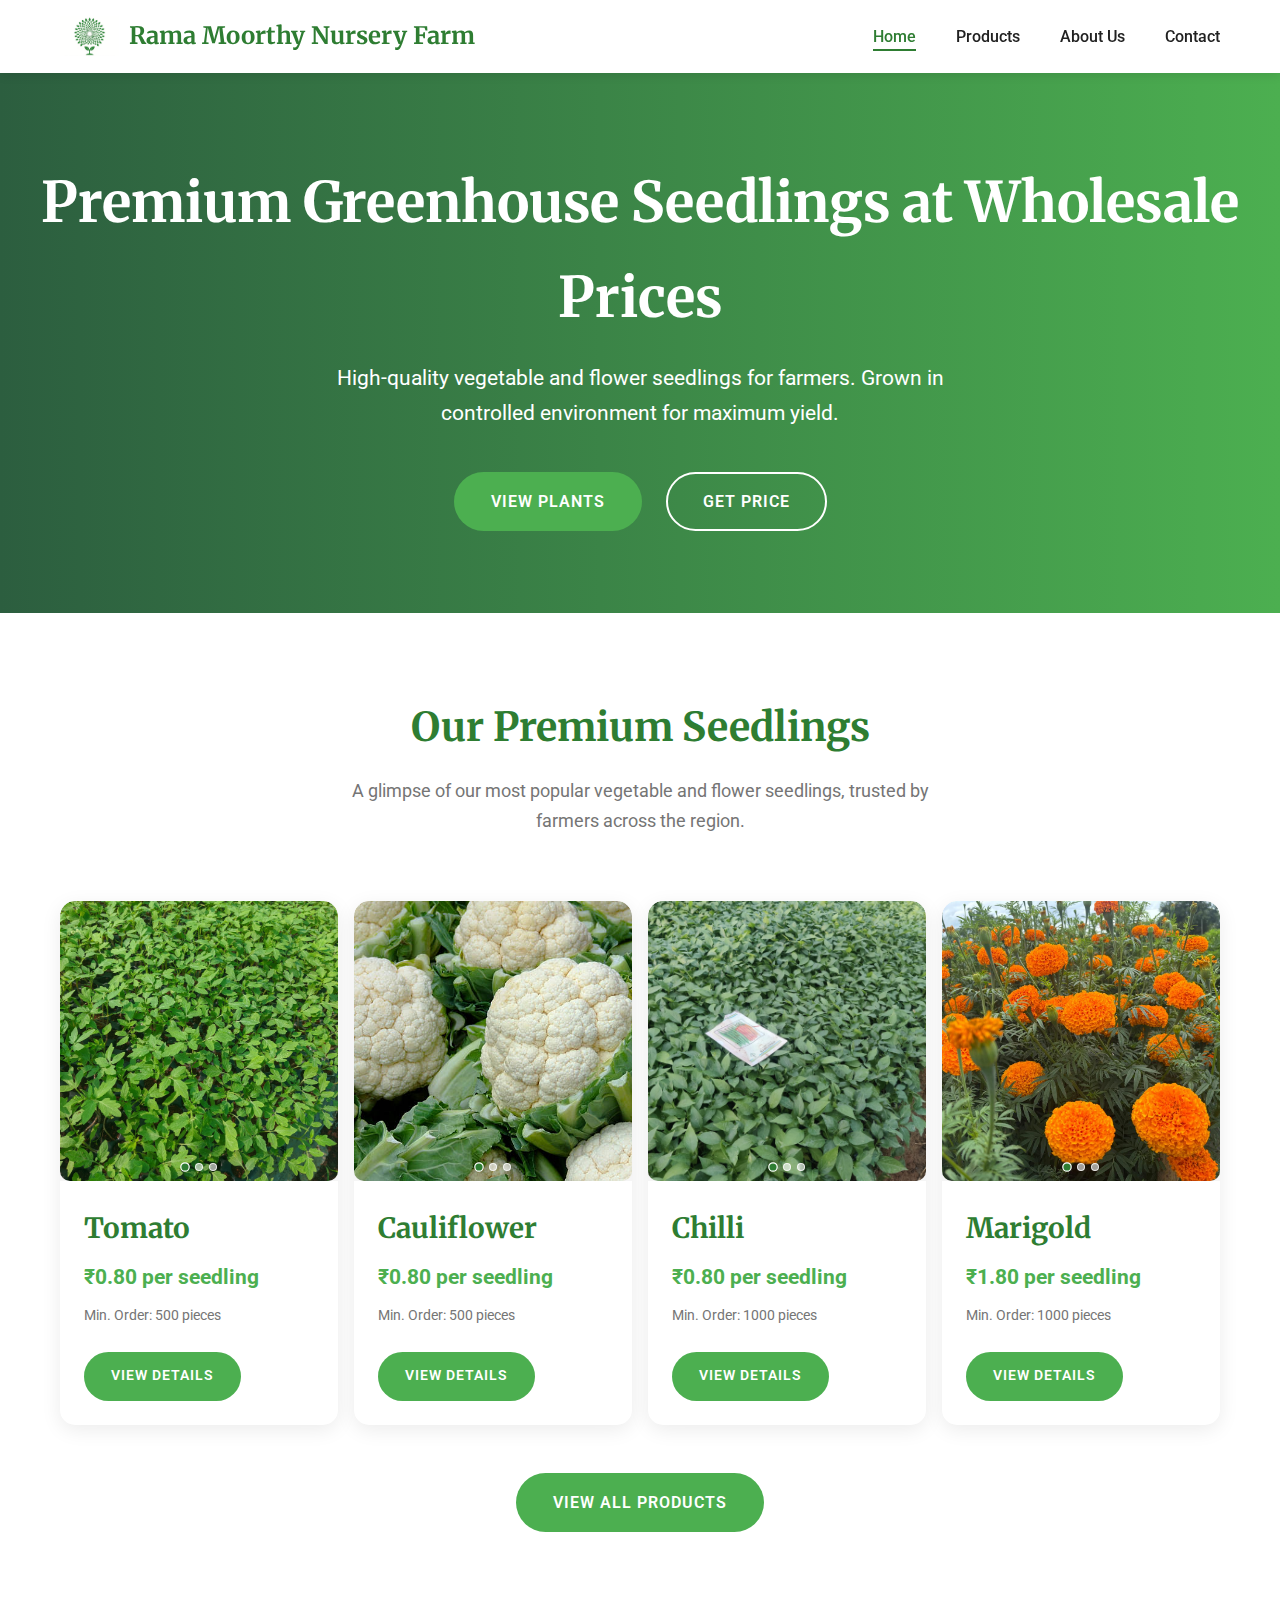
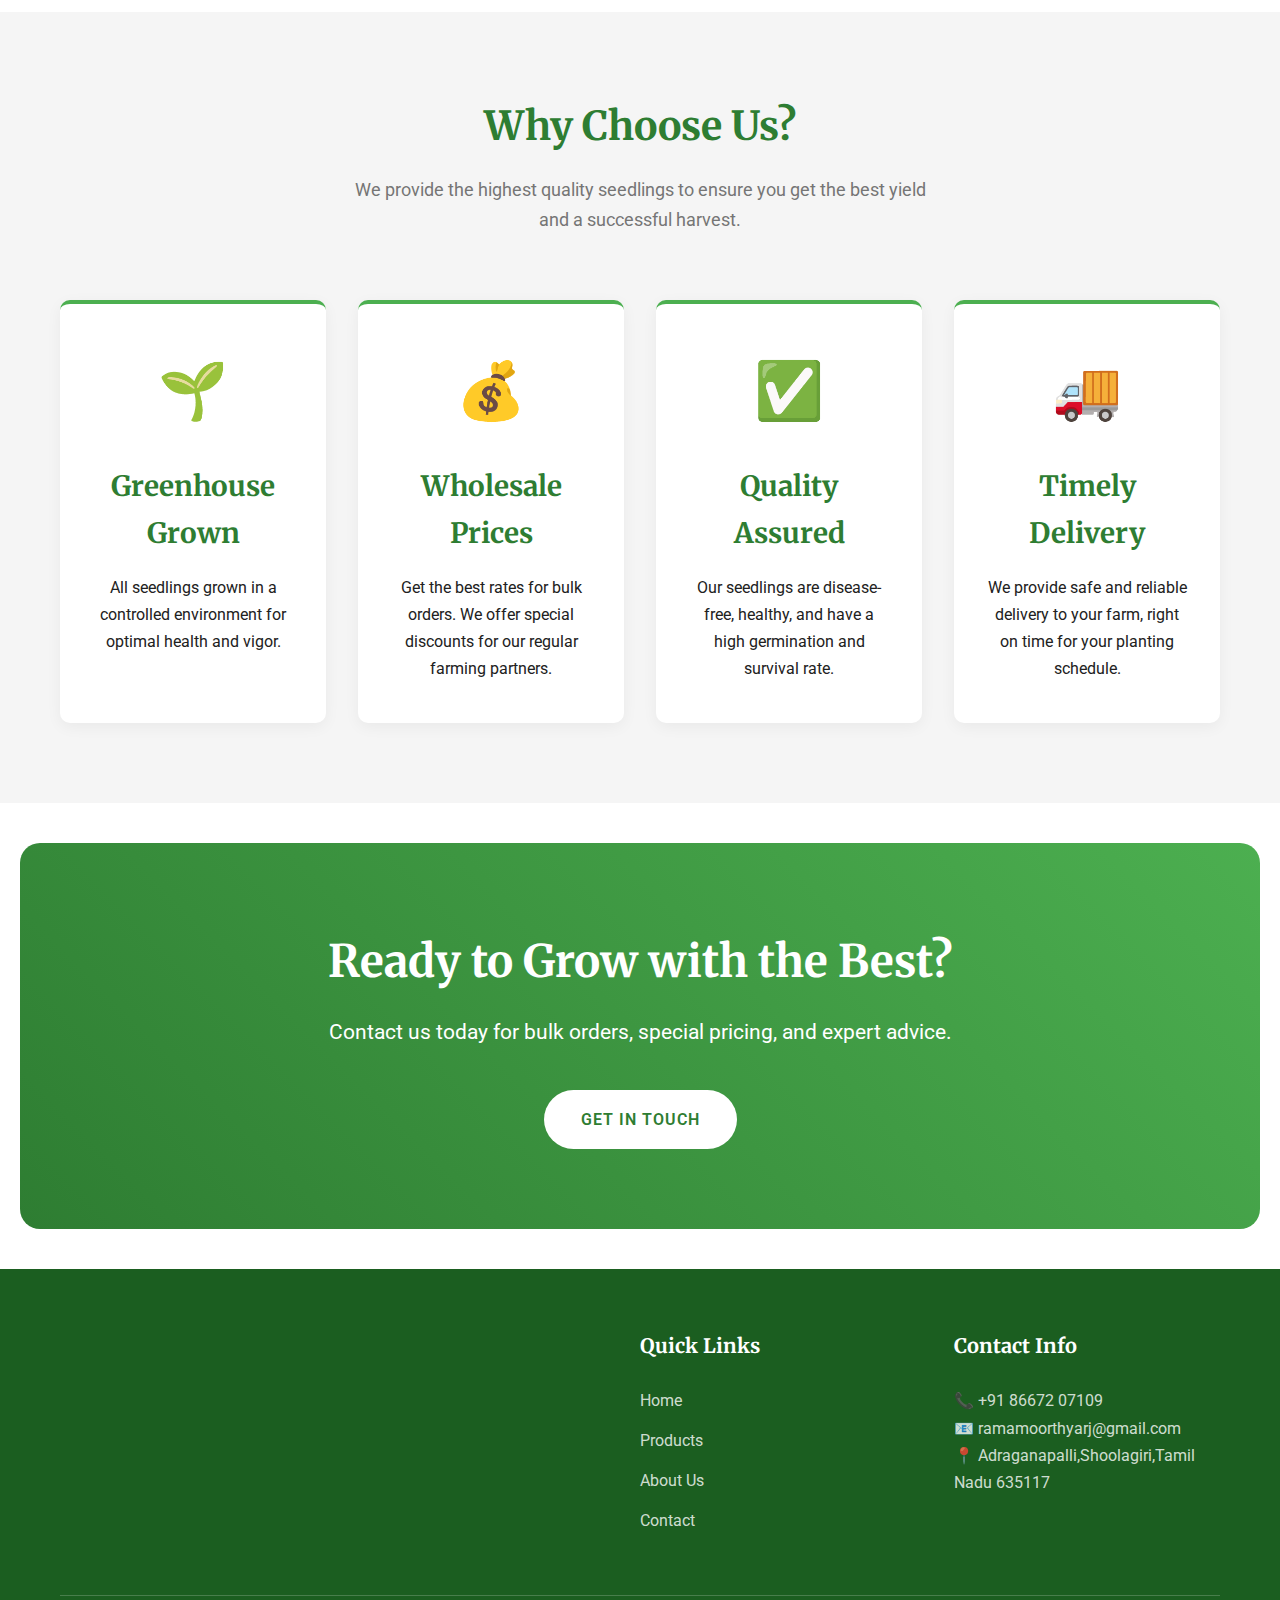
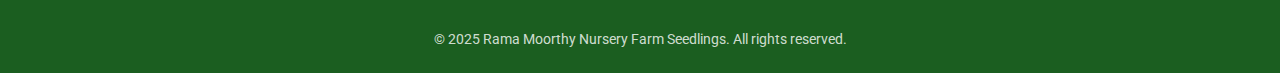
<file: index.html>
<!DOCTYPE html>
<html lang="en">
<head>
    <meta charset="UTF-8">
    <meta name="viewport" content="width=device-width, initial-scale=1">
    <title>Rama Moorthy Nursery Farm - Wholesale Greenhouse Seedlings</title>
    <link rel="stylesheet" href="css/styles.css">
    <link rel="manifest" href="/manifest.json">
</head>
<body>
    <!-- Navigation -->
    <nav class="navbar">
        <div class="container">
            <div class="logo">
                <img src="images/logo.jpg" alt="Rama Moorthy Nursery Farm Logo" class="logo-img" loading="lazy" srcset="images/logo-small.jpg 480w, images/logo-medium.jpg 800w, images/logo.jpg 1200w" sizes="(max-width: 600px) 480px, (max-width: 900px) 800px, 1200px">
                <h2>Rama Moorthy Nursery Farm</h2>
            </div>
            <ul class="nav-menu">
                <li><a href="index.html" class="active">Home</a></li>
                <li><a href="products.html">Products</a></li>
                <li><a href="about.html">About Us</a></li>
                <li><a href="contact.html">Contact</a></li>
            </ul>
            <div class="hamburger">
                <span></span>
                <span></span>
                <span></span>
            </div>
        </div>
    </nav>

    <!-- Hero Section -->
    <section class="hero">
        <div class="hero-content">
            <h1>Premium Greenhouse Seedlings at Wholesale Prices</h1>
            <p>High-quality vegetable and flower seedlings for farmers. Grown in controlled environment for maximum yield.</p>
            <div class="hero-buttons">
                <a href="products.html" class="btn btn-primary">View Plants</a>
                <a href="contact.html" class="btn btn-secondary">Get Price</a>
            </div>
        </div>
    </section>

    <!-- Featured Products -->
    <section class="featured-products">
        <div class="container">
            <h2 class="section-title">Our Premium Seedlings</h2>
            <p class="section-subtitle">A glimpse of our most popular vegetable and flower seedlings, trusted by farmers across the region.</p>
            <div class="product-grid">
                <div class="product-card">
                    <div class="product-image-slider">
                        <div class="slider-container">
                            <div class="slide active">
                                <img src="images/tomato/tomato-seedling.jpg" alt="Tomato Seedlings - View 1" loading="lazy">
                            </div>
                            <div class="slide">
                                <img src="images/tomato/tomato1.png" alt="Tomato Seedlings - View 2" loading="lazy">
                            </div>
                            <div class="slide">
                                <img src="images/tomato/tomato2.png" alt="Tomato Seedlings - Growth Stage" loading="lazy">
                            </div>
                        </div>
                        <button class="slider-btn prev-btn" onclick="changeSlide(this, -1)">❮</button>
                        <button class="slider-btn next-btn" onclick="changeSlide(this, 1)">❯</button>
                        <div class="slider-dots">
                            <span class="dot active" onclick="currentSlide(this, 1)"></span>
                            <span class="dot" onclick="currentSlide(this, 2)"></span>
                            <span class="dot" onclick="currentSlide(this, 3)"></span>
                        </div>
                    </div>
                    <div class="product-content">
                        <h3>Tomato</h3>
                        <p class="price">₹0.80 per seedling</p>
                        <p class="min-order">Min. Order: 500 pieces</p>
                        <a href="products.html#tomato" class="btn btn-primary btn-small">View Details</a>
                    </div>
                </div>
                <div class="product-card">
                    <div class="product-image-slider">
                        <div class="slider-container">
                            <div class="slide active">
                                <img src="images/cauliflower/cauliflower-seedling.jpg" alt="Cauliflower Seedlings - View 1" loading="lazy">
                            </div>
                            <div class="slide">
                                <img src="images/cauliflower/cauliflower.png" alt="Cauliflower Seedlings - View 2" loading="lazy">
                            </div>
                            <div class="slide">
                                <img src="images/cauliflower/cauliflower2.png" alt="Cauliflower Seedlings - Growth Stage" loading="lazy">
                            </div>
                        </div>
                        <button class="slider-btn prev-btn" onclick="changeSlide(this, -1)">❮</button>
                        <button class="slider-btn next-btn" onclick="changeSlide(this, 1)">❯</button>
                        <div class="slider-dots">
                            <span class="dot active" onclick="currentSlide(this, 1)"></span>
                            <span class="dot" onclick="currentSlide(this, 2)"></span>
                            <span class="dot" onclick="currentSlide(this, 3)"></span>
                        </div>
                    </div>
                    <div class="product-content">
                        <h3>Cauliflower</h3>
                        <p class="price">₹0.80 per seedling</p>
                        <p class="min-order">Min. Order: 500 pieces</p>
                        <a href="products.html#cauliflower" class="btn btn-primary btn-small">View Details</a>
                    </div>
                </div>
                <div class="product-card">
                    <div class="product-image-slider">
                        <div class="slider-container">
                            <div class="slide active">
                                <img src="images/chilli/chilli-seedling.jpg" alt="Chilli Seedlings - View 1" loading="lazy">
                            </div>
                            <div class="slide">
                                <img src="images/chilli/chilli.png" alt="Chilli Seedlings - View 2" loading="lazy">
                            </div>
                            <div class="slide">
                                <img src="images/chilli/chili-farming.png" alt="Chilli Seedlings - Growth Stage" loading="lazy">
                            </div>
                        </div>
                        <button class="slider-btn prev-btn" onclick="changeSlide(this, -1)">❮</button>
                        <button class="slider-btn next-btn" onclick="changeSlide(this, 1)">❯</button>
                        <div class="slider-dots">
                            <span class="dot active" onclick="currentSlide(this, 1)"></span>
                            <span class="dot" onclick="currentSlide(this, 2)"></span>
                            <span class="dot" onclick="currentSlide(this, 3)"></span>
                        </div>
                    </div>
                    <div class="product-content">
                        <h3>Chilli</h3>
                        <p class="price">₹0.80 per seedling</p>
                        <p class="min-order">Min. Order: 1000 pieces</p>
                        <a href="products.html#chilli" class="btn btn-primary btn-small">View Details</a>
                    </div>
                </div>
                <div class="product-card">
                    <div class="product-image-slider">
                        <div class="slider-container">
                            <div class="slide active">
                                <img src="images/marigold orange/marigold-red-seedling.jpg" alt="Marigold Seedlings - View 1" loading="lazy">
                            </div>
                            <div class="slide">
                                <img src="images/marigold orange/maridolfred2.png" alt="Marigold Seedlings - View 2" loading="lazy">
                            </div>
                            <div class="slide">
                                <img src="images/marigold yellow/marigold-yellow-seedling.jpg" alt="Marigold Seedlings - Yellow Variety" loading="lazy">
                            </div>
                        </div>
                        <button class="slider-btn prev-btn" onclick="changeSlide(this, -1)">❮</button>
                        <button class="slider-btn next-btn" onclick="changeSlide(this, 1)">❯</button>
                        <div class="slider-dots">
                            <span class="dot active" onclick="currentSlide(this, 1)"></span>
                            <span class="dot" onclick="currentSlide(this, 2)"></span>
                            <span class="dot" onclick="currentSlide(this, 3)"></span>
                        </div>
                    </div>
                    <div class="product-content">
                        <h3>Marigold</h3>
                        <p class="price">₹1.80 per seedling</p>
                        <p class="min-order">Min. Order: 1000 pieces</p>
                        <a href="products.html#marigold" class="btn btn-primary btn-small">View Details</a>
                    </div>
                </div>
            </div>
            <div class="text-center">
                <a href="products.html" class="btn btn-primary">View All Products</a>
            </div>
        </div>
    </section>

    <!-- Features Section -->
    <section class="features">
        <div class="container">
            <h2 class="section-title">Why Choose Us?</h2>
            <p class="section-subtitle">We provide the highest quality seedlings to ensure you get the best yield and a successful harvest.</p>
            <div class="feature-grid">
                <div class="feature-card">
                    <div class="feature-icon">🌱</div>
                    <h3>Greenhouse Grown</h3>
                    <p>All seedlings grown in a controlled environment for optimal health and vigor.</p>
                </div>
                <div class="feature-card">
                    <div class="feature-icon">💰</div>
                    <h3>Wholesale Prices</h3>
                    <p>Get the best rates for bulk orders. We offer special discounts for our regular farming partners.</p>
                </div>
                <div class="feature-card">
                    <div class="feature-icon">✅</div>
                    <h3>Quality Assured</h3>
                    <p>Our seedlings are disease-free, healthy, and have a high germination and survival rate.</p>
                </div>
                <div class="feature-card">
                    <div class="feature-icon">🚚</div>
                    <h3>Timely Delivery</h3>
                    <p>We provide safe and reliable delivery to your farm, right on time for your planting schedule.</p>
                </div>
            </div>
        </div>
    </section>

    <!-- CTA Section -->
    <section class="cta">
        <div class="container">
            <h2>Ready to Grow with the Best?</h2>
            <p>Contact us today for bulk orders, special pricing, and expert advice.</p>
            <a href="contact.html" class="btn btn-white">Get in Touch</a>
        </div>
    </section>

    <!-- Footer -->
    <footer class="footer">
        <div class="container">
            <div class="footer-content">
                <div class="footer-section">
                </div>
                <div class="footer-section">
                    <h4>Quick Links</h4>
                    <ul>
                        <li><a href="index.html">Home</a></li>
                        <li><a href="products.html">Products</a></li>
                        <li><a href="about.html">About Us</a></li>
                        <li><a href="contact.html">Contact</a></li>
                    </ul>
                </div>
                <div class="footer-section">
                    <h4>Contact Info</h4>
                    <p>📞 <a href="tel:+918667207109">+91 86672 07109</a></p>
                    <p>📧 ramamoorthyarj@gmail.com</p>
                    <p>📍 Adraganapalli,Shoolagiri,Tamil Nadu 635117</p>
                </div>
            </div>
            <div class="footer-bottom">
                <p>&copy; 2025 Rama Moorthy Nursery Farm Seedlings. All rights reserved.</p>
            </div>
        </div>
    </footer>

    <script src="js/script.js" defer></script>
    <script>
        if ('serviceWorker' in navigator) {
            window.addEventListener('load', () => {
                navigator.serviceWorker.register('/sw.js')
                    .then(registration => {
                        console.log('Service Worker registered: ', registration);
                    })
                    .catch(error => {
                        console.error('Service Worker registration failed: ', error);
                    });
            });
        }
    </script>
</body>
</html>
</file>
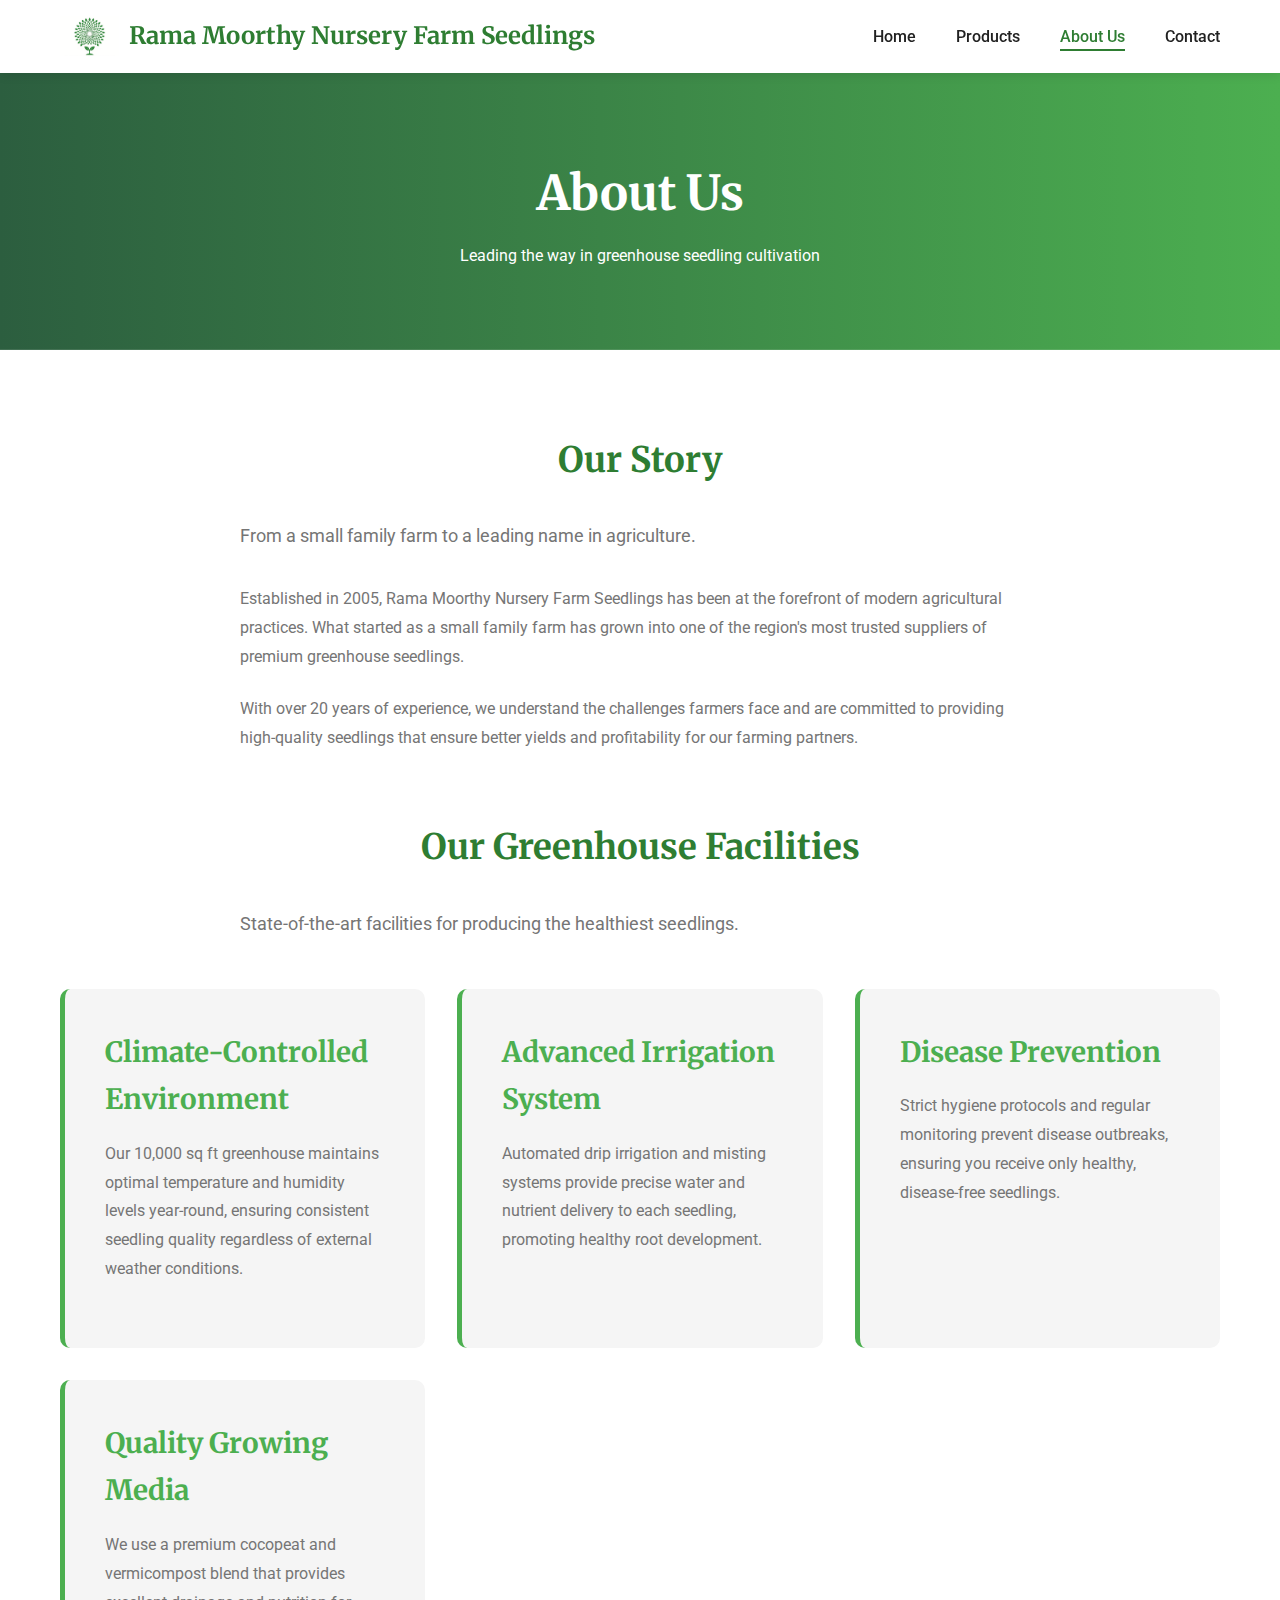
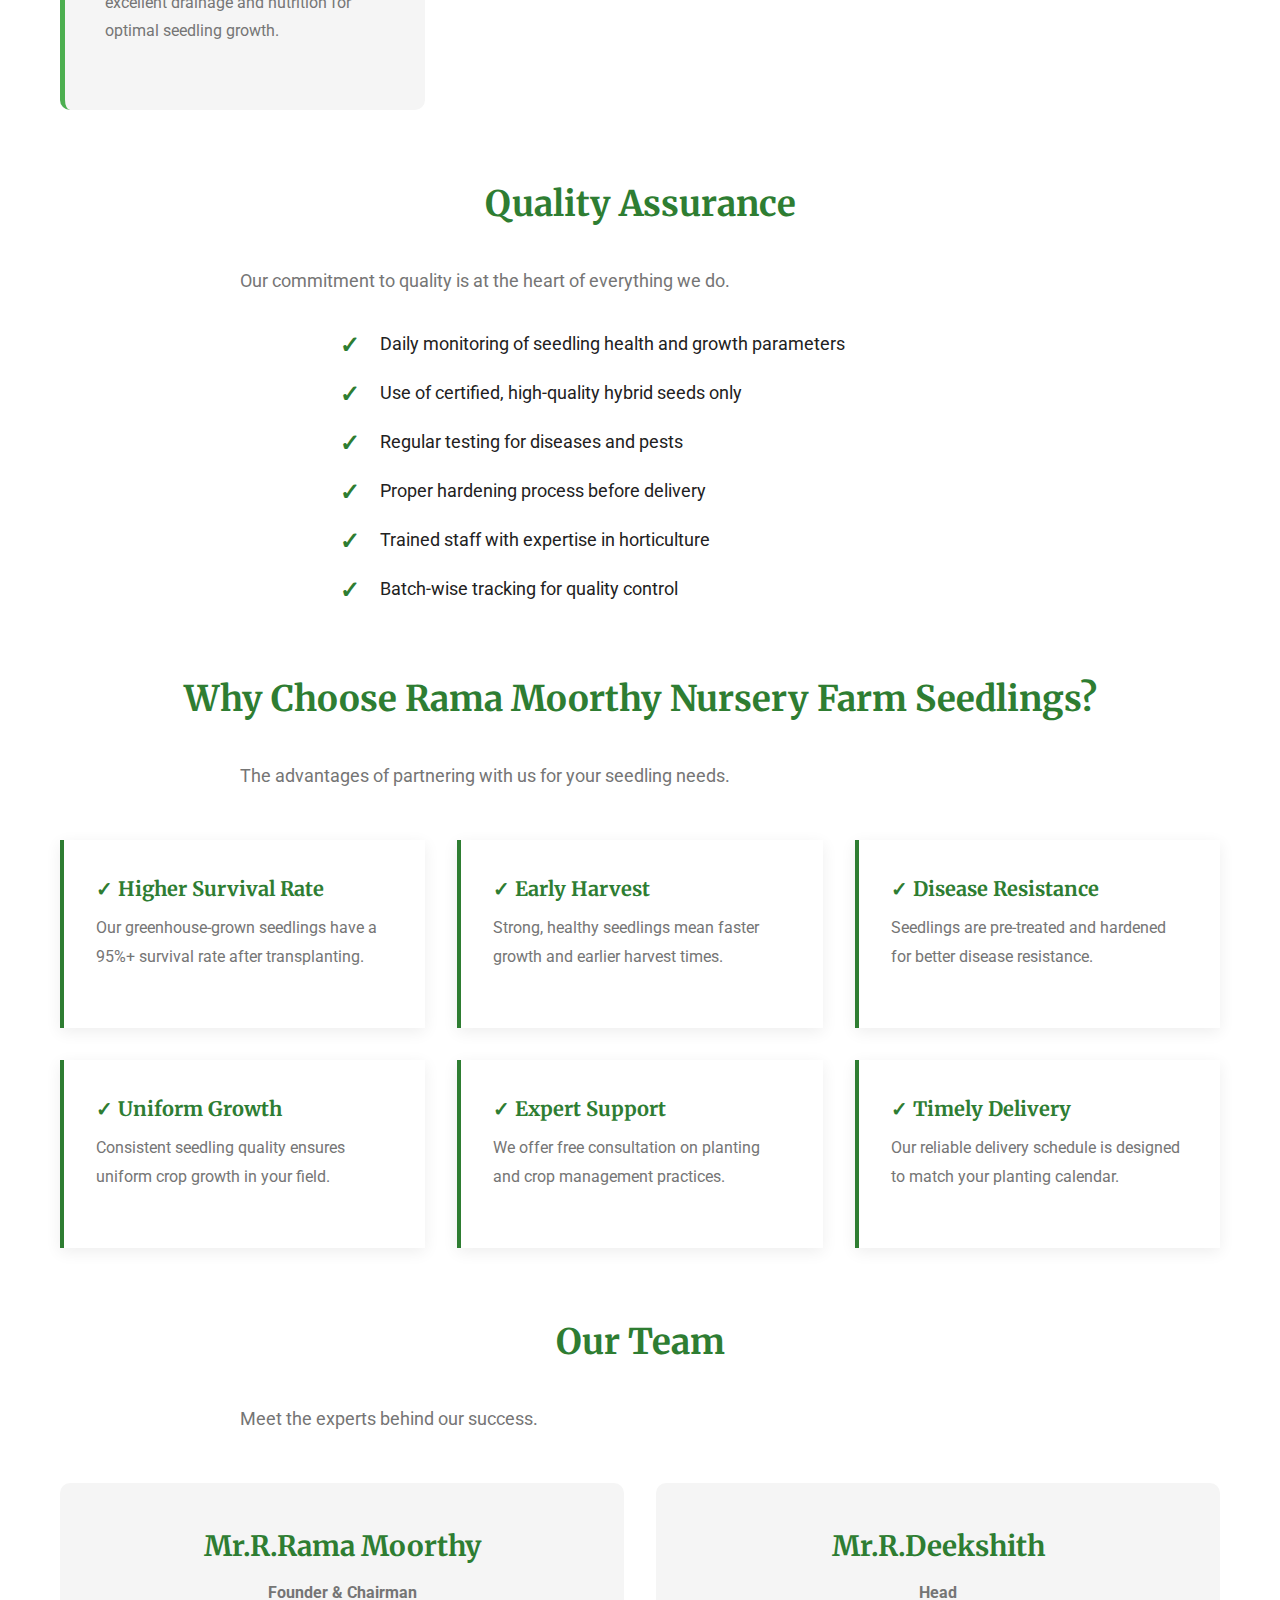
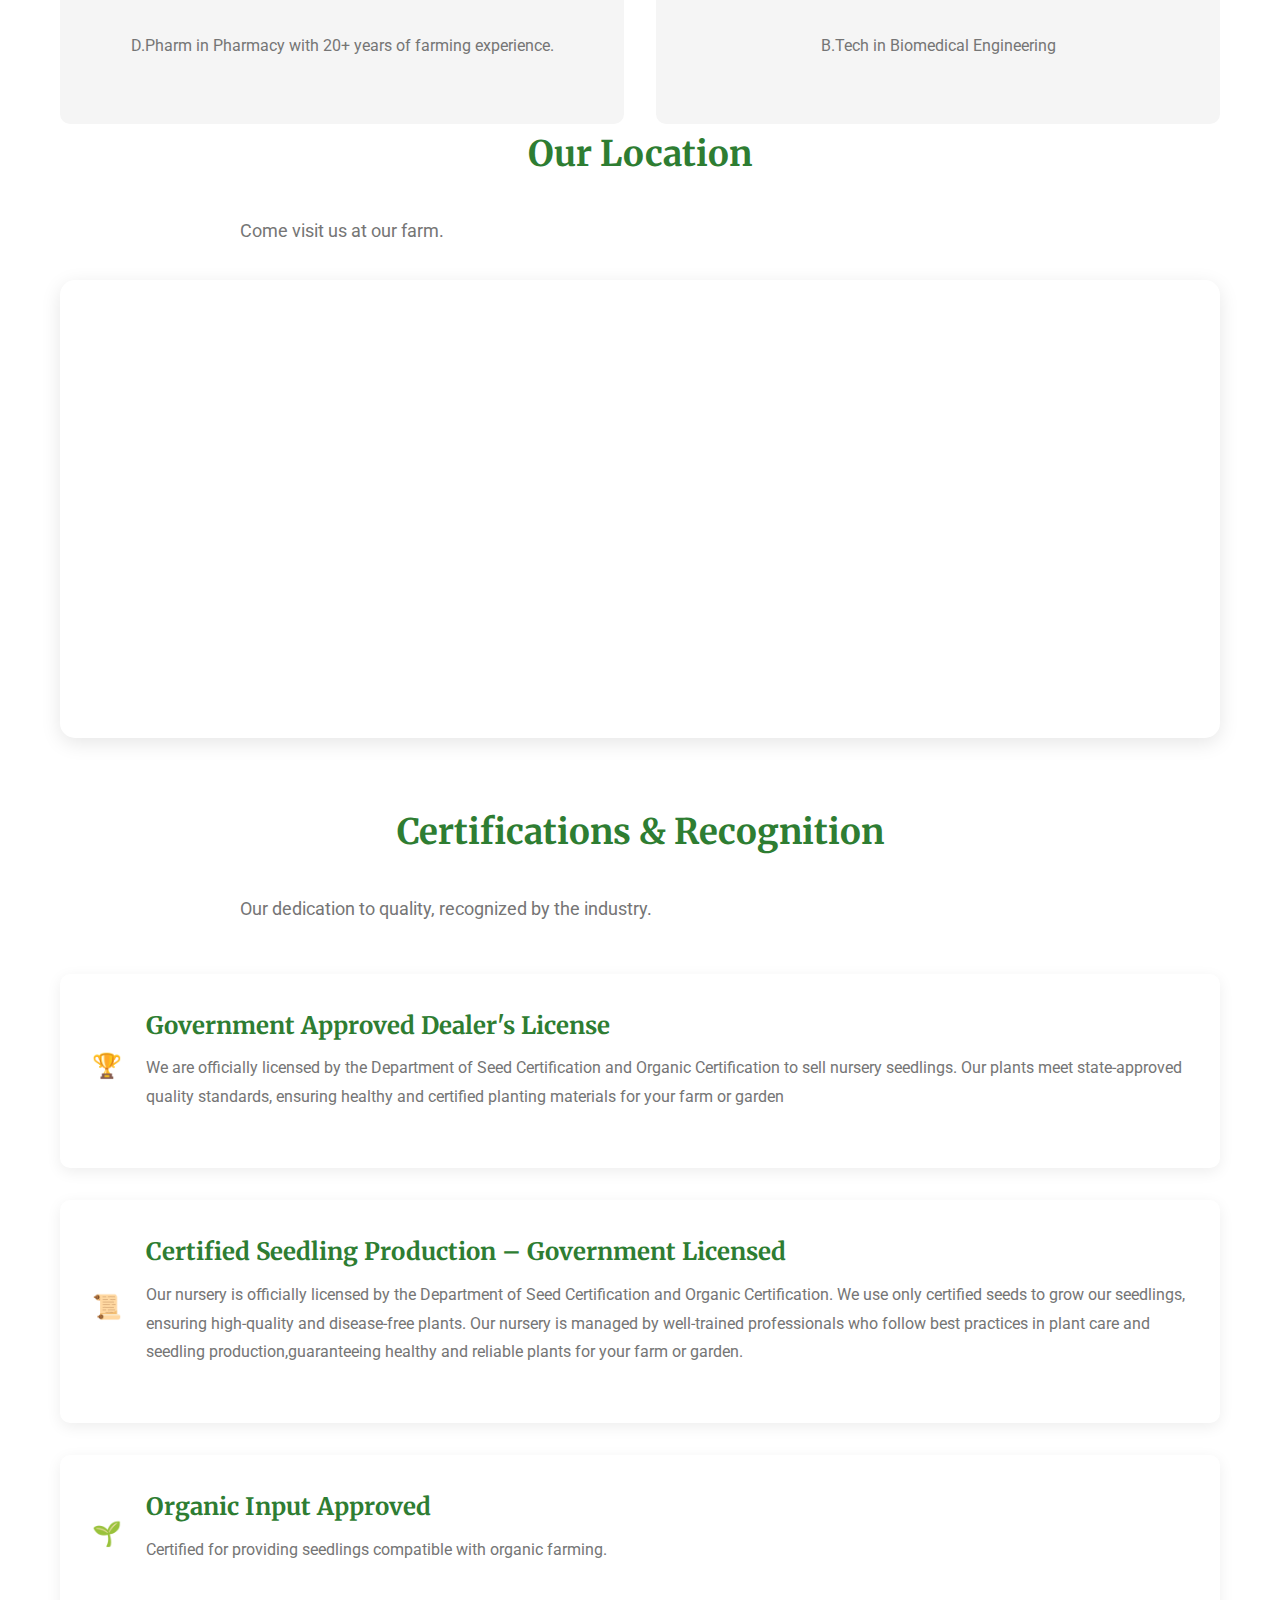
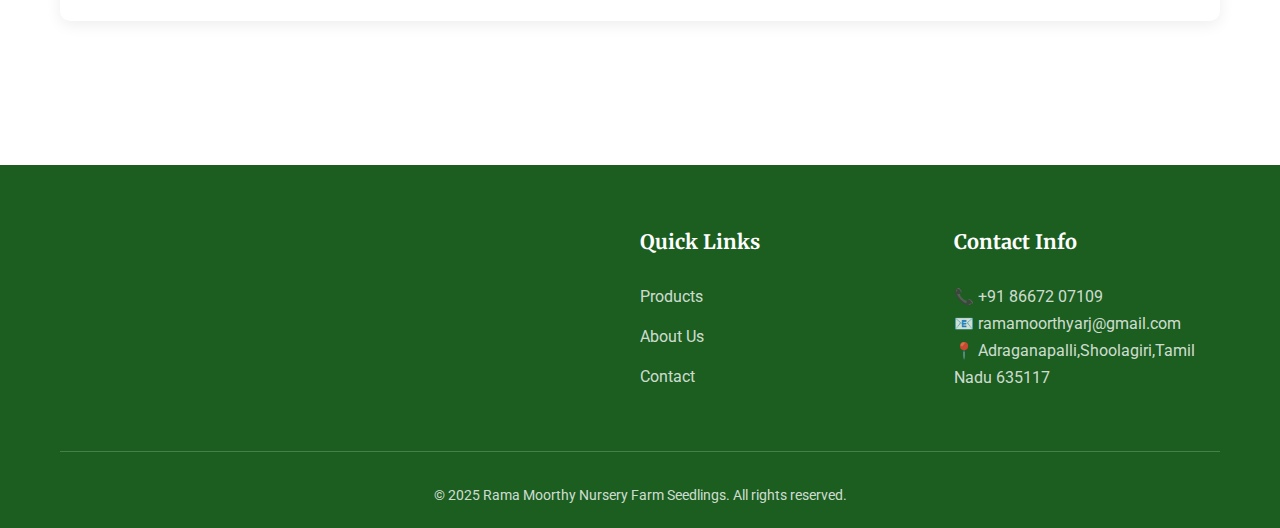
<file: about.html>
<!DOCTYPE html>
<html lang="en">
<head>
    <meta charset="UTF-8">
    <meta name="viewport" content="width=device-width, initial-scale=1.0">
    <title>About Us - Rama Moorthy Nursery Farm Seedlings</title>
    <link rel="stylesheet" href="css/styles.css">
</head>
<body>
    <!-- Navigation (same as homepage) -->
    <nav class="navbar">
        <div class="container">
            <div class="logo">
                <img src="images/logo.jpg" alt="Rama Moorthy Nursery Farm Logo" class="logo-img">
                <h2>Rama Moorthy Nursery Farm Seedlings</h2>
            </div>
            <ul class="nav-menu">
                <li><a href="index.html">Home</a></li>
                <li><a href="products.html">Products</a></li>
                <li><a href="about.html" class="active">About Us</a></li>
                <li><a href="contact.html">Contact</a></li>
            </ul>
            <div class="hamburger">
                <span></span>
                <span></span>
                <span></span>
            </div>
        </div>
    </nav>

    <!-- Page Header -->
    <section class="page-header">
        <div class="container">
            <h1>About Us</h1>
            <p>Leading the way in greenhouse seedling cultivation</p>
        </div>
    </section>

    <!-- About Content -->
    <section class="about-content">
        <div class="container">
            <!-- Our Story -->
            <div class="about-section">
                <h2>Our Story</h2>
                <p class="section-subtitle">From a small family farm to a leading name in agriculture.</p>
                <p>Established in 2005, Rama Moorthy Nursery Farm Seedlings has been at the forefront of modern agricultural practices. What started as a small family farm has grown into one of the region's most trusted suppliers of premium greenhouse seedlings.</p>
                <p>With over 20 years of experience, we understand the challenges farmers face and are committed to providing high-quality seedlings that ensure better yields and profitability for our farming partners.</p>
            </div>

            <!-- Greenhouse Facilities -->
            <div class="about-section">
                <h2>Our Greenhouse Facilities</h2>
                <p class="section-subtitle">State-of-the-art facilities for producing the healthiest seedlings.</p>
                <div class="facility-grid">
                    <div class="facility-card">
                        <h3>Climate-Controlled Environment</h3>
                        <p>Our 10,000 sq ft greenhouse maintains optimal temperature and humidity levels year-round, ensuring consistent seedling quality regardless of external weather conditions.</p>
                    </div>
                    <div class="facility-card">
                        <h3>Advanced Irrigation System</h3>
                        <p>Automated drip irrigation and misting systems provide precise water and nutrient delivery to each seedling, promoting healthy root development.</p>
                    </div>
                    <div class="facility-card">
                        <h3>Disease Prevention</h3>
                        <p>Strict hygiene protocols and regular monitoring prevent disease outbreaks, ensuring you receive only healthy, disease-free seedlings.</p>
                    </div>
                    <div class="facility-card">
                        <h3>Quality Growing Media</h3>
                        <p>We use a premium cocopeat and vermicompost blend that provides excellent drainage and nutrition for optimal seedling growth.</p>
                    </div>
                </div>
            </div>

            <!-- Quality Assurance -->
            <div class="about-section">
                <h2>Quality Assurance</h2>
                <p class="section-subtitle">Our commitment to quality is at the heart of everything we do.</p>
                <ul class="quality-list">
                    <li>Daily monitoring of seedling health and growth parameters</li>
                    <li>Use of certified, high-quality hybrid seeds only</li>
                    <li>Regular testing for diseases and pests</li>
                    <li>Proper hardening process before delivery</li>
                    <li>Trained staff with expertise in horticulture</li>
                    <li>Batch-wise tracking for quality control</li>
                </ul>
            </div>

            <!-- Why Choose Us -->
            <div class="about-section">
                <h2>Why Choose Rama Moorthy Nursery Farm Seedlings?</h2>
                <p class="section-subtitle">The advantages of partnering with us for your seedling needs.</p>
                <div class="benefits-grid">
                    <div class="benefit-item">
                        <h4>✓ Higher Survival Rate</h4>
                        <p>Our greenhouse-grown seedlings have a 95%+ survival rate after transplanting.</p>
                    </div>
                    <div class="benefit-item">
                        <h4>✓ Early Harvest</h4>
                        <p>Strong, healthy seedlings mean faster growth and earlier harvest times.</p>
                    </div>
                    <div class="benefit-item">
                        <h4>✓ Disease Resistance</h4>
                        <p>Seedlings are pre-treated and hardened for better disease resistance.</p>
                    </div>
                    <div class="benefit-item">
                        <h4>✓ Uniform Growth</h4>
                        <p>Consistent seedling quality ensures uniform crop growth in your field.</p>
                    </div>
                    <div class="benefit-item">
                        <h4>✓ Expert Support</h4>
                        <p>We offer free consultation on planting and crop management practices.</p>
                    </div>
                    <div class="benefit-item">
                        <h4>✓ Timely Delivery</h4>
                        <p>Our reliable delivery schedule is designed to match your planting calendar.</p>
                    </div>
                </div>
            </div>

            <!-- Team -->
            <div class="about-section">
                <h2>Our Team</h2>
                <p class="section-subtitle">Meet the experts behind our success.</p>
                <div class="team-grid">
                    <div class="team-member">
                        <h3>Mr.R.Rama Moorthy </h3>
                        <p class="designation">Founder & Chairman</p>
                        <p>D.Pharm in Pharmacy with 20+ years of farming experience.</p>
                    </div>
                    <div class="team-member">
                        <h3>Mr.R.Deekshith</h3>
                        <p class="designation">Head</p>
                        <p>B.Tech in Biomedical Engineering</p>
                    <!-- </div>
                    <div class="team-member">
                        <h3>Amit Patel</h3>
                        <p class="designation">Operations Manager</p>
                        <p>B.Sc. Agriculture, 10 years in greenhouse management.</p>
                    </div> -->
                </div>
            </div>

            <!-- Map Section -->
            <div class="about-section">
                <h2>Our Location</h2>
                <p class="section-subtitle">Come visit us at our farm.</p>
                <div class="map-container">
                    <iframe src="https://www.google.com/maps/embed?pb=!1m18!1m12!1m3!1d3892.62293123186!2d77.99583997420012!3d12.672710521362545!2m3!1f0!2f0!3f0!3m2!1i1024!2i768!4f13.1!3m3!1m2!1s0x3badd721b4a7bde5%3A0xfa42a4c0af3c0241!2sRama%20Moorthy%20Nursery%20Farm!5e0!3m2!1sen!2sin!4v1754204664072!5m2!1sen!2sin" width="100%" height="450" style="border:0;" allowfullscreen="" loading="lazy" referrerpolicy="no-referrer-when-downgrade"></iframe>
                </div>
            </div>

            <!-- Certifications -->
            <div class="about-section">
                <h2>Certifications & Recognition</h2>
                <p class="section-subtitle">Our dedication to quality, recognized by the industry.</p>
                <div class="certification-list">
                    <div class="cert-item">
                        <h4>🏆</h4>
                        <div>
                            <h4>Government Approved Dealer's License</h4>
                            <p>We are officially licensed by the Department of Seed Certification and
                               Organic Certification to sell nursery seedlings. Our plants meet state-approved 
                               quality standards, ensuring healthy and certified planting materials for your farm or garden</p>
                        </div>
                    </div>
                    <div class="cert-item">
                        <h4>📜</h4>
                        <div>
                            <h4>Certified Seedling Production – Government Licensed</h4>
                            <p>Our nursery is officially licensed by the Department of Seed Certification and Organic Certification.
                               We use only certified seeds to grow our seedlings, ensuring high-quality and disease-free plants.
                               Our nursery is managed by well-trained professionals who follow best practices in plant care and
                               seedling production,guaranteeing healthy and reliable plants for your farm or garden.</p>
                        </div>
                    </div>
                    <div class="cert-item">
                        <h4>🌱</h4>
                        <div>
                            <h4>Organic Input Approved</h4>
                            <p>Certified for providing seedlings compatible with organic farming.</p>
                        </div>
                    </div>
                </div>
            </div>
        </div>
    </section>

    <!-- Footer (same as homepage) -->
    <footer class="footer">
        <div class="container">
            <div class="footer-content">
                <div class="footer-section">
                    <!-- <h3>Rama Moorthy Nursery Farm Seedlings</h3>
                    <p>Your trusted partner for premium greenhouse seedlings</p> -->
                </div>
                <div class="footer-section">
                    <h4>Quick Links</h4>
                    <ul>
                        <li><a href="products.html">Products</a></li>
                        <li><a href="about.html">About Us</a></li>
                        <li><a href="contact.html">Contact</a></li>
                    </ul>
                </div>
                <div class="footer-section">
                    <h4>Contact Info</h4>
                    <p>📞 <a href="tel:+918667207109">+91 86672 07109</a></p>
                    <p>📧 ramamoorthyarj@gmail.com</p>
                    <p>📍 Adraganapalli,Shoolagiri,Tamil Nadu 635117</p>
                </div>
            </div>
            <div class="footer-bottom">
                <p>&copy; 2025 Rama Moorthy Nursery Farm Seedlings. All rights reserved.</p>
            </div>
        </div>
    </footer>

    <script src="js/script.js"></script>
</body>
</html>
</file>
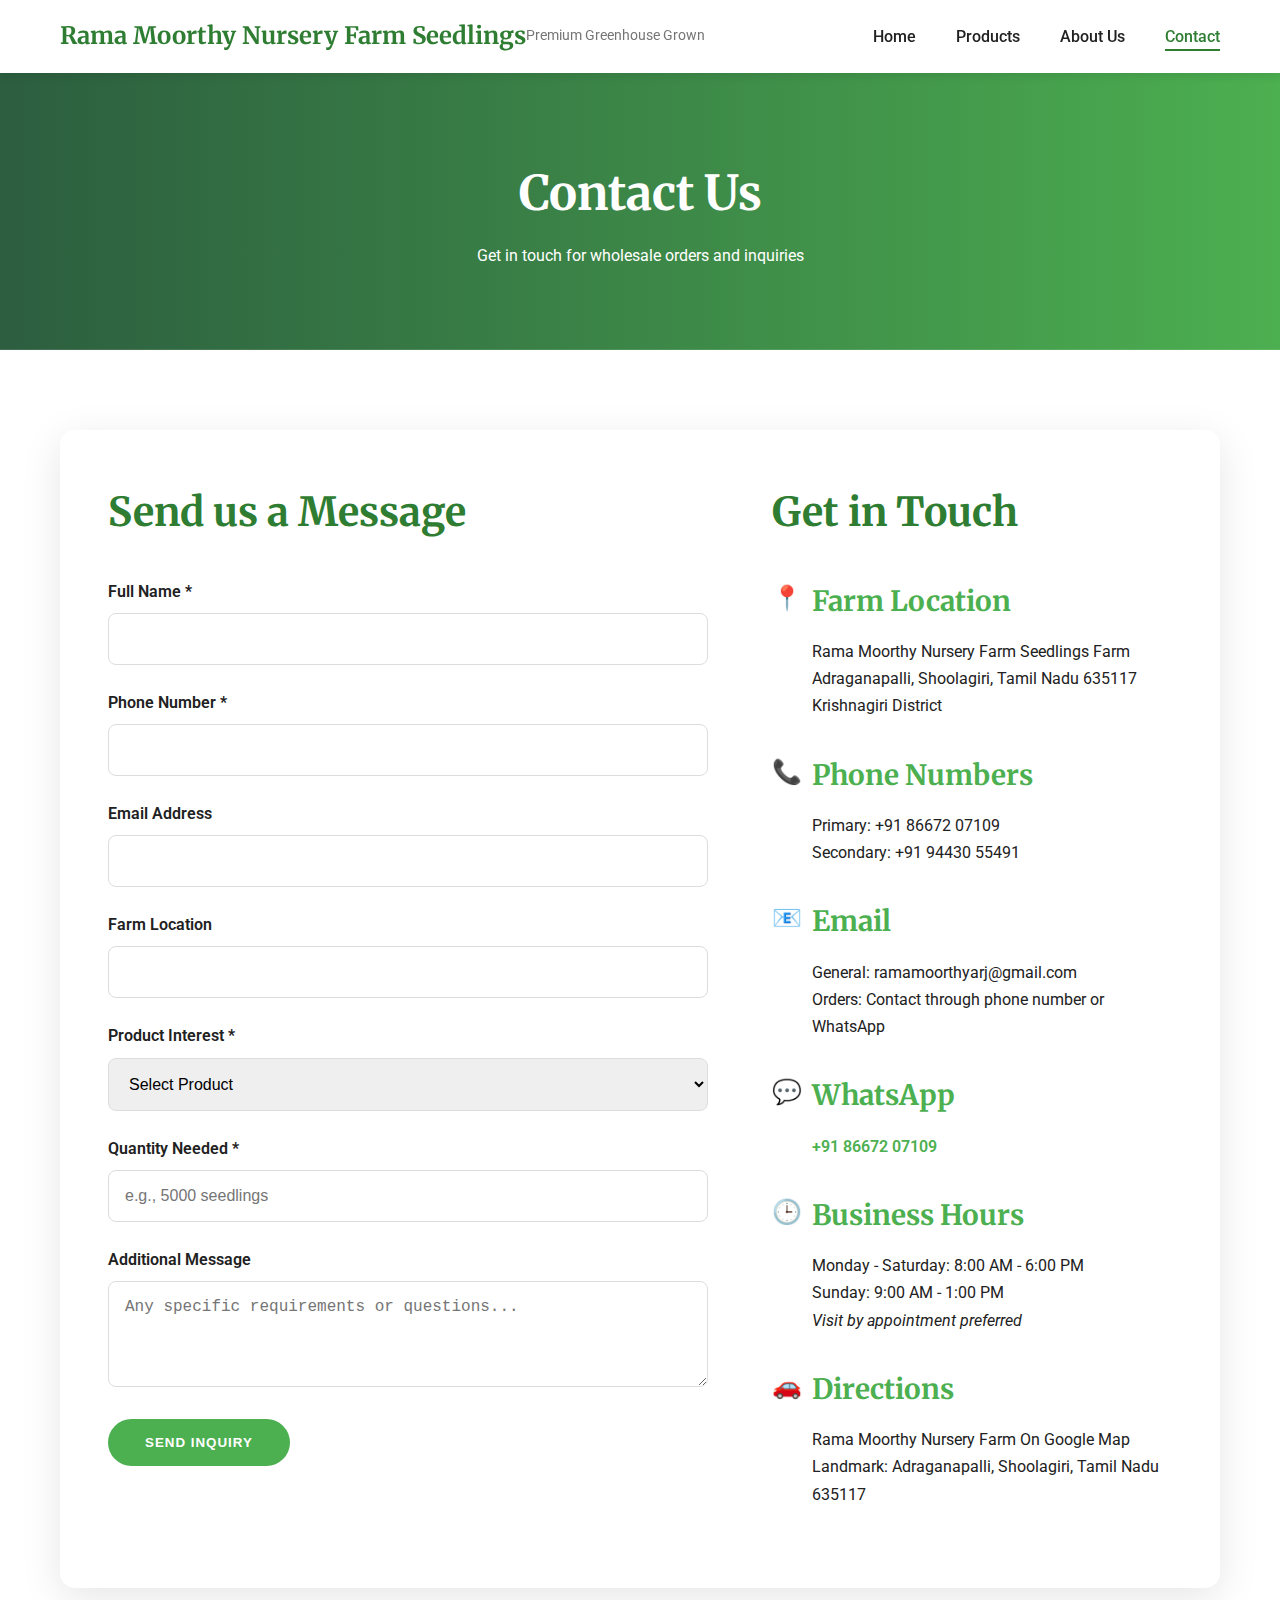
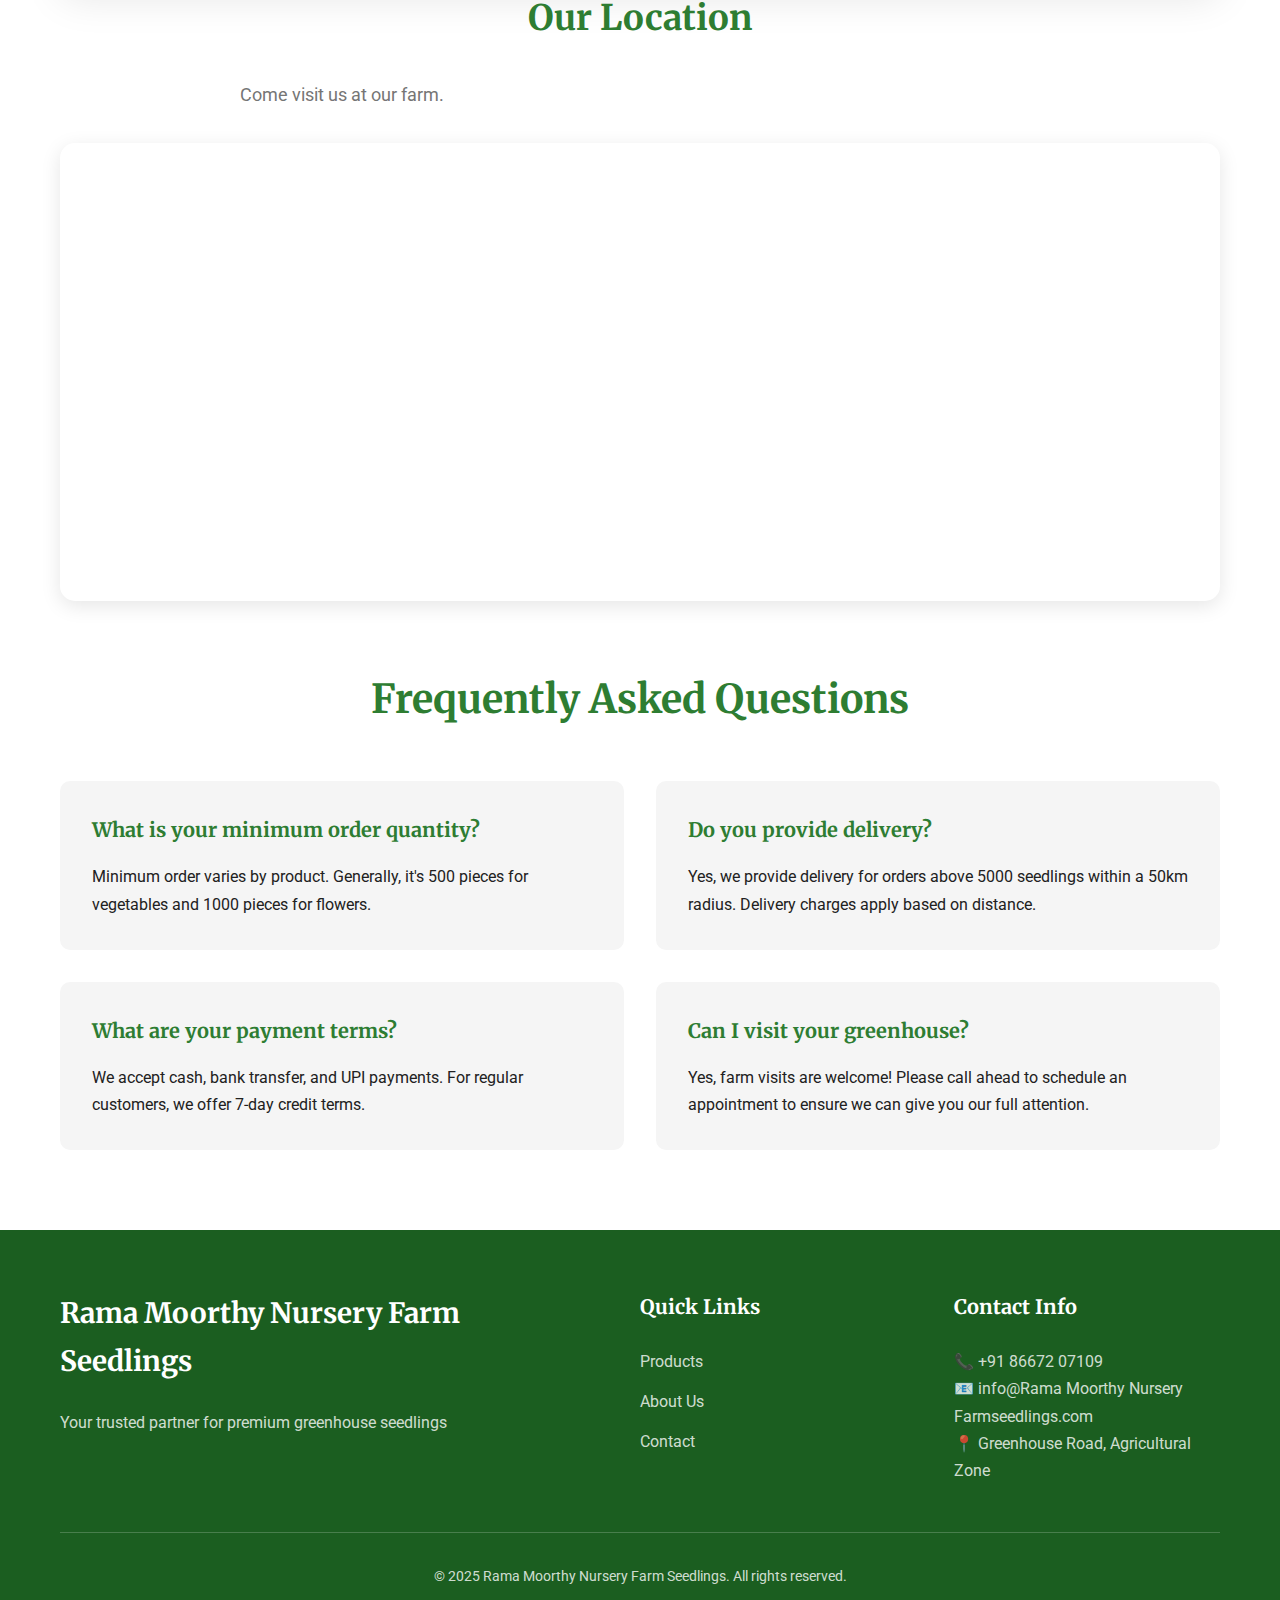
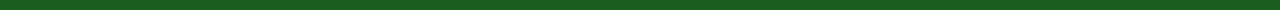
<file: contact.html>
<!DOCTYPE html>
<html lang="en">
<head>
    <meta charset="UTF-8">
    <meta name="viewport" content="width=device-width, initial-scale=1.0">
    <title>Contact - Rama Moorthy Nursery Farm Seedlings</title>
    <link rel="stylesheet" href="css/styles.css">
</head>
<body>
    <!-- Navigation (same as homepage) -->
    <nav class="navbar">
        <div class="container">
            <div class="logo">
                <h2>Rama Moorthy Nursery Farm Seedlings</h2>
                <span class="tagline">Premium Greenhouse Grown</span>
            </div>
            <ul class="nav-menu">
                <li><a href="index.html">Home</a></li>
                <li><a href="products.html">Products</a></li>
                <li><a href="about.html">About Us</a></li>
                <li><a href="contact.html" class="active">Contact</a></li>
            </ul>
            <div class="hamburger">
                <span></span>
                <span></span>
                <span></span>
            </div>
        </div>
    </nav>

    <!-- Page Header -->
    <section class="page-header">
        <div class="container">
            <h1>Contact Us</h1>
            <p>Get in touch for wholesale orders and inquiries</p>
        </div>
    </section>

    <!-- Contact Content -->
    <section class="contact-content">
        <div class="container">
            <div class="contact-grid">
                <!-- Contact Form -->
                <div class="contact-form-section">
                    <h2>Send us a Message</h2>
                    <form id="contactForm" class="contact-form">
                        <div class="form-group">
                            <label for="name">Full Name *</label>
                            <input type="text" id="name" name="name" required>
                        </div>
                        <div class="form-group">
                            <label for="phone">Phone Number *</label>
                            <input type="tel" id="phone" name="phone" required>
                        </div>
                        <div class="form-group">
                            <label for="email">Email Address</label>
                            <input type="email" id="email" name="email">
                        </div>
                        <div class="form-group">
                            <label for="location">Farm Location</label>
                            <input type="text" id="location" name="location">
                        </div>
                        <div class="form-group">
                            <label for="product">Product Interest *</label>
                            <select id="product" name="product" required>
                                <option value="">Select Product</option>
                                <option value="tomato">Tomato Seedlings</option>
                                <option value="cauliflower">Cauliflower Seedlings</option>
                                <option value="cabbage">Cabbage Seedlings</option>
                                <option value="chilli">Chilli Seedlings</option>
                                <option value="brinjal">Brinjal Seedlings</option>
                                <option value="marigold-red">Marigold Red</option>
                                <option value="marigold-yellow">Marigold Yellow</option>
                                <option value="multiple">Multiple Products</option>
                            </select>
                        </div>
                        <div class="form-group">
                            <label for="quantity">Quantity Needed *</label>
                            <input type="text" id="quantity" name="quantity" placeholder="e.g., 5000 seedlings" required>
                        </div>
                        <div class="form-group">
                            <label for="message">Additional Message</label>
                            <textarea id="message" name="message" rows="4" placeholder="Any specific requirements or questions..."></textarea>
                        </div>
                        <button type="submit" class="btn btn-primary">Send Inquiry</button>
                    </form>
                </div>

                <!-- Contact Information -->
                <div class="contact-info-section">
                    <h2>Get in Touch</h2>
                    
                    <div class="contact-card">
                        <h3>Farm Location</h3>
                        <p>Rama Moorthy Nursery Farm Seedlings Farm<br>
                        Adraganapalli, Shoolagiri, Tamil Nadu 635117<br>
                        Krishnagiri District<br>
                        </p>
                    </div>

                    <div class="contact-card">
                        <h3>Phone Numbers</h3>
                        <p>Primary: +91 86672 07109<br>
                        Secondary: +91 94430 55491<br></p>
                    </div>

                    <div class="contact-card">
                        <h3>Email</h3>
                        <p>General: ramamoorthyarj@gmail.com<br>
                        Orders: Contact through phone number or WhatsApp</p>
                        </p>
                    </div>

                    <div class="contact-card">
                        <h3>WhatsApp</h3>
                        <p><a href="https://wa.me/8667207109" class="whatsapp-link">+91 86672 07109</a></p>
                    </div>

                    <div class="contact-card">
                        <h3>Business Hours</h3>
                        <p>Monday - Saturday: 8:00 AM - 6:00 PM<br>
                        Sunday: 9:00 AM - 1:00 PM<br>
                        <em>Visit by appointment preferred</em></p>
                    </div>

                    <div class="contact-card">
                        <h3>Directions</h3>
                        <p>Rama Moorthy Nursery Farm On Google Map</p>
                        <p>Landmark: Adraganapalli, Shoolagiri, Tamil Nadu 635117</p>
                    </div>
                </div>
            </div>

            <!-- Map Section -->
            <div class="about-section">
                <h2>Our Location</h2>
                <p class="section-subtitle">Come visit us at our farm.</p>
                <div class="map-container">
                    <iframe src="https://www.google.com/maps/embed?pb=!1m18!1m12!1m3!1d3892.62293123186!2d77.99583997420012!3d12.672710521362545!2m3!1f0!2f0!3f0!3m2!1i1024!2i768!4f13.1!3m3!1m2!1s0x3badd721b4a7bde5%3A0xfa42a4c0af3c0241!2sRama%20Moorthy%20Nursery%20Farm!5e0!3m2!1sen!2sin!4v1754204664072!5m2!1sen!2sin" width="100%" height="450" style="border:0;" allowfullscreen="" loading="lazy" referrerpolicy="no-referrer-when-downgrade"></iframe>
                </div>
            </div>

            <!-- FAQ Section -->
            <div class="faq-section">
                <h2>Frequently Asked Questions</h2>
                <div class="faq-grid">
                    <div class="faq-item">
                        <h4>What is your minimum order quantity?</h4>
                        <p>Minimum order varies by product. Generally, it's 500 pieces for vegetables and 1000 pieces for flowers.</p>
                    </div>
                    <div class="faq-item">
                        <h4>Do you provide delivery?</h4>
                        <p>Yes, we provide delivery for orders above 5000 seedlings within a 50km radius. Delivery charges apply based on distance.</p>
                    </div>
                    <div class="faq-item">
                        <h4>What are your payment terms?</h4>
                        <p>We accept cash, bank transfer, and UPI payments. For regular customers, we offer 7-day credit terms.</p>
                    </div>
                    <div class="faq-item">
                        <h4>Can I visit your greenhouse?</h4>
                        <p>Yes, farm visits are welcome! Please call ahead to schedule an appointment to ensure we can give you our full attention.</p>
                    </div>
                </div>
            </div>
        </div>
    </section>

    <!-- Footer (same as homepage) -->
    <footer class="footer">
        <div class="container">
            <div class="footer-content">
                <div class="footer-section">
                    <h3>Rama Moorthy Nursery Farm Seedlings</h3>
                    <p>Your trusted partner for premium greenhouse seedlings</p>
                </div>
                <div class="footer-section">
                    <h4>Quick Links</h4>
                    <ul>
                        <li><a href="products.html">Products</a></li>
                        <li><a href="about.html">About Us</a></li>
                        <li><a href="contact.html">Contact</a></li>
                    </ul>
                </div>
                <div class="footer-section">
                    <h4>Contact Info</h4>
                    <p>📞 +91 86672 07109</p>
                    <p>📧 info@Rama Moorthy Nursery Farmseedlings.com</p>
                    <p>📍 Greenhouse Road, Agricultural Zone</p>
                </div>
            </div>
            <div class="footer-bottom">
                <p>&copy; 2025 Rama Moorthy Nursery Farm Seedlings. All rights reserved.</p>
            </div>
        </div>
    </footer>

    <script src="js/script.js"></script>
</body>
</html>
</file>
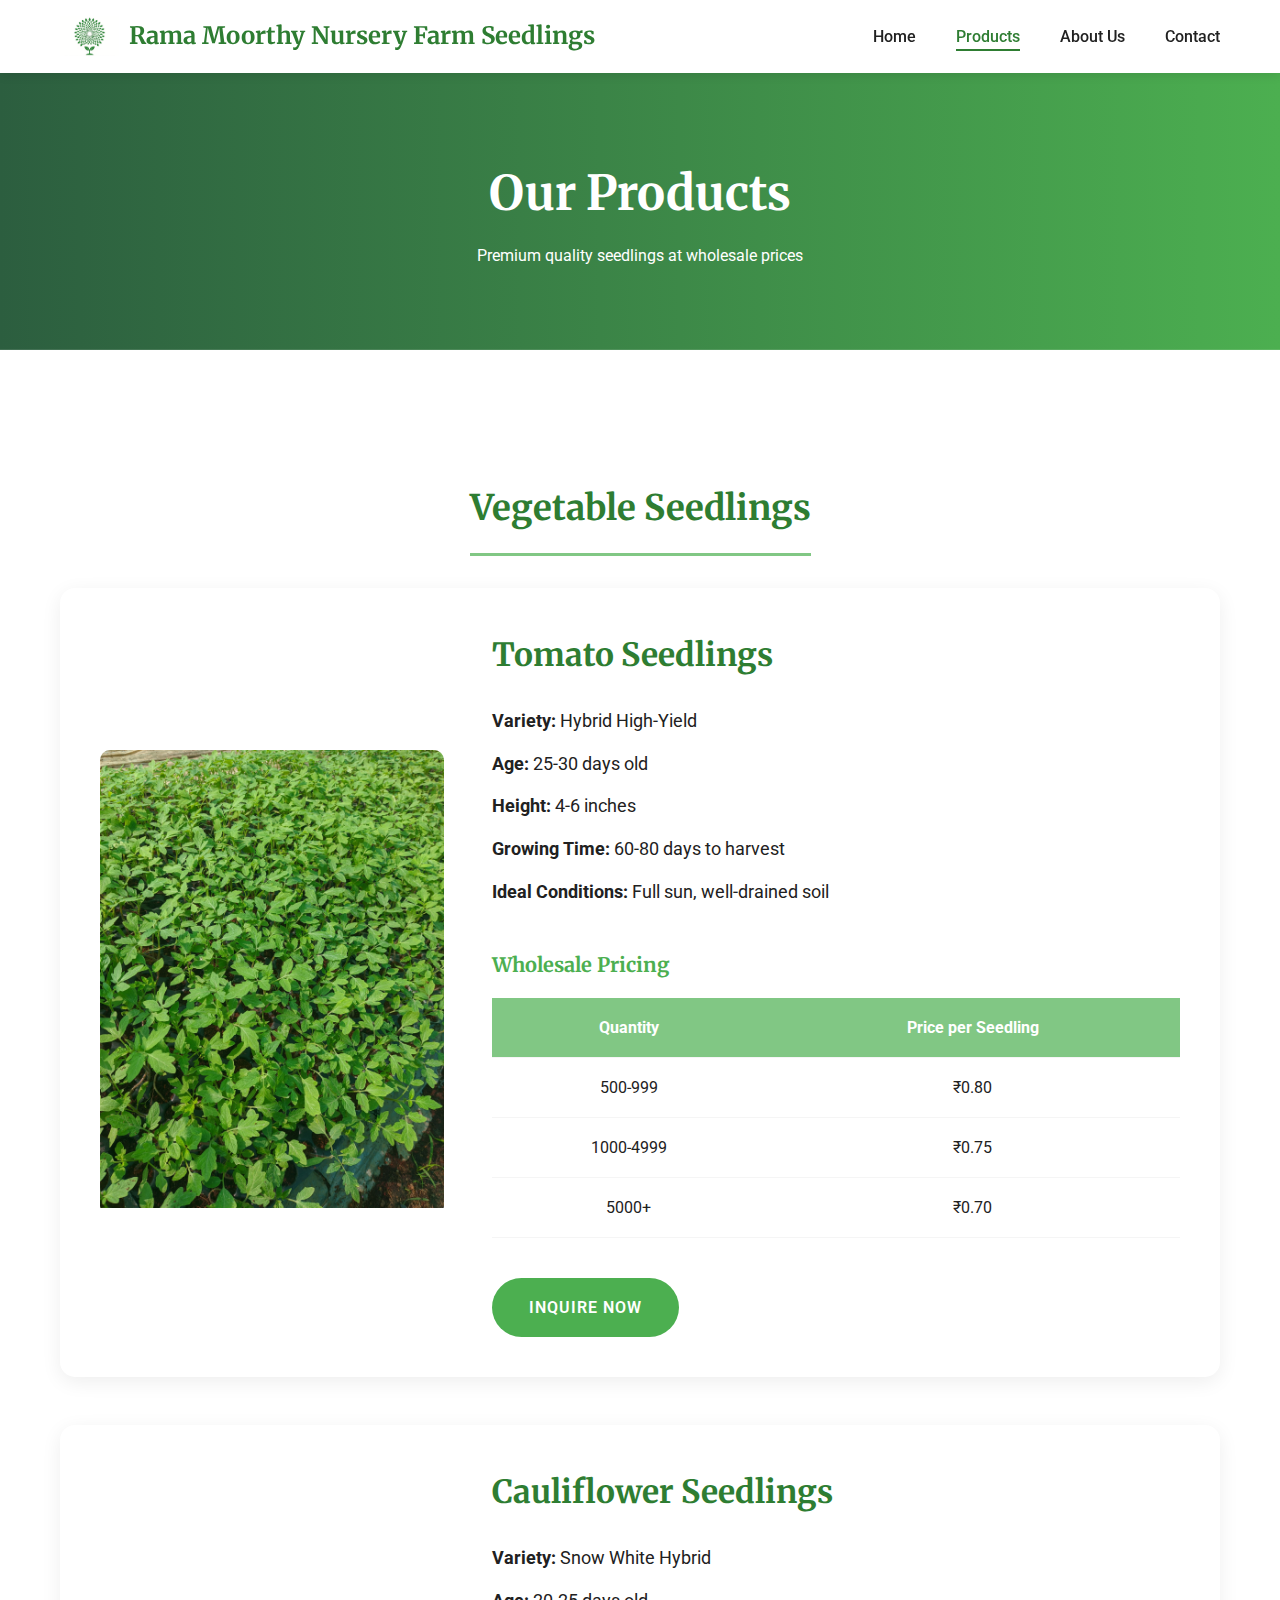
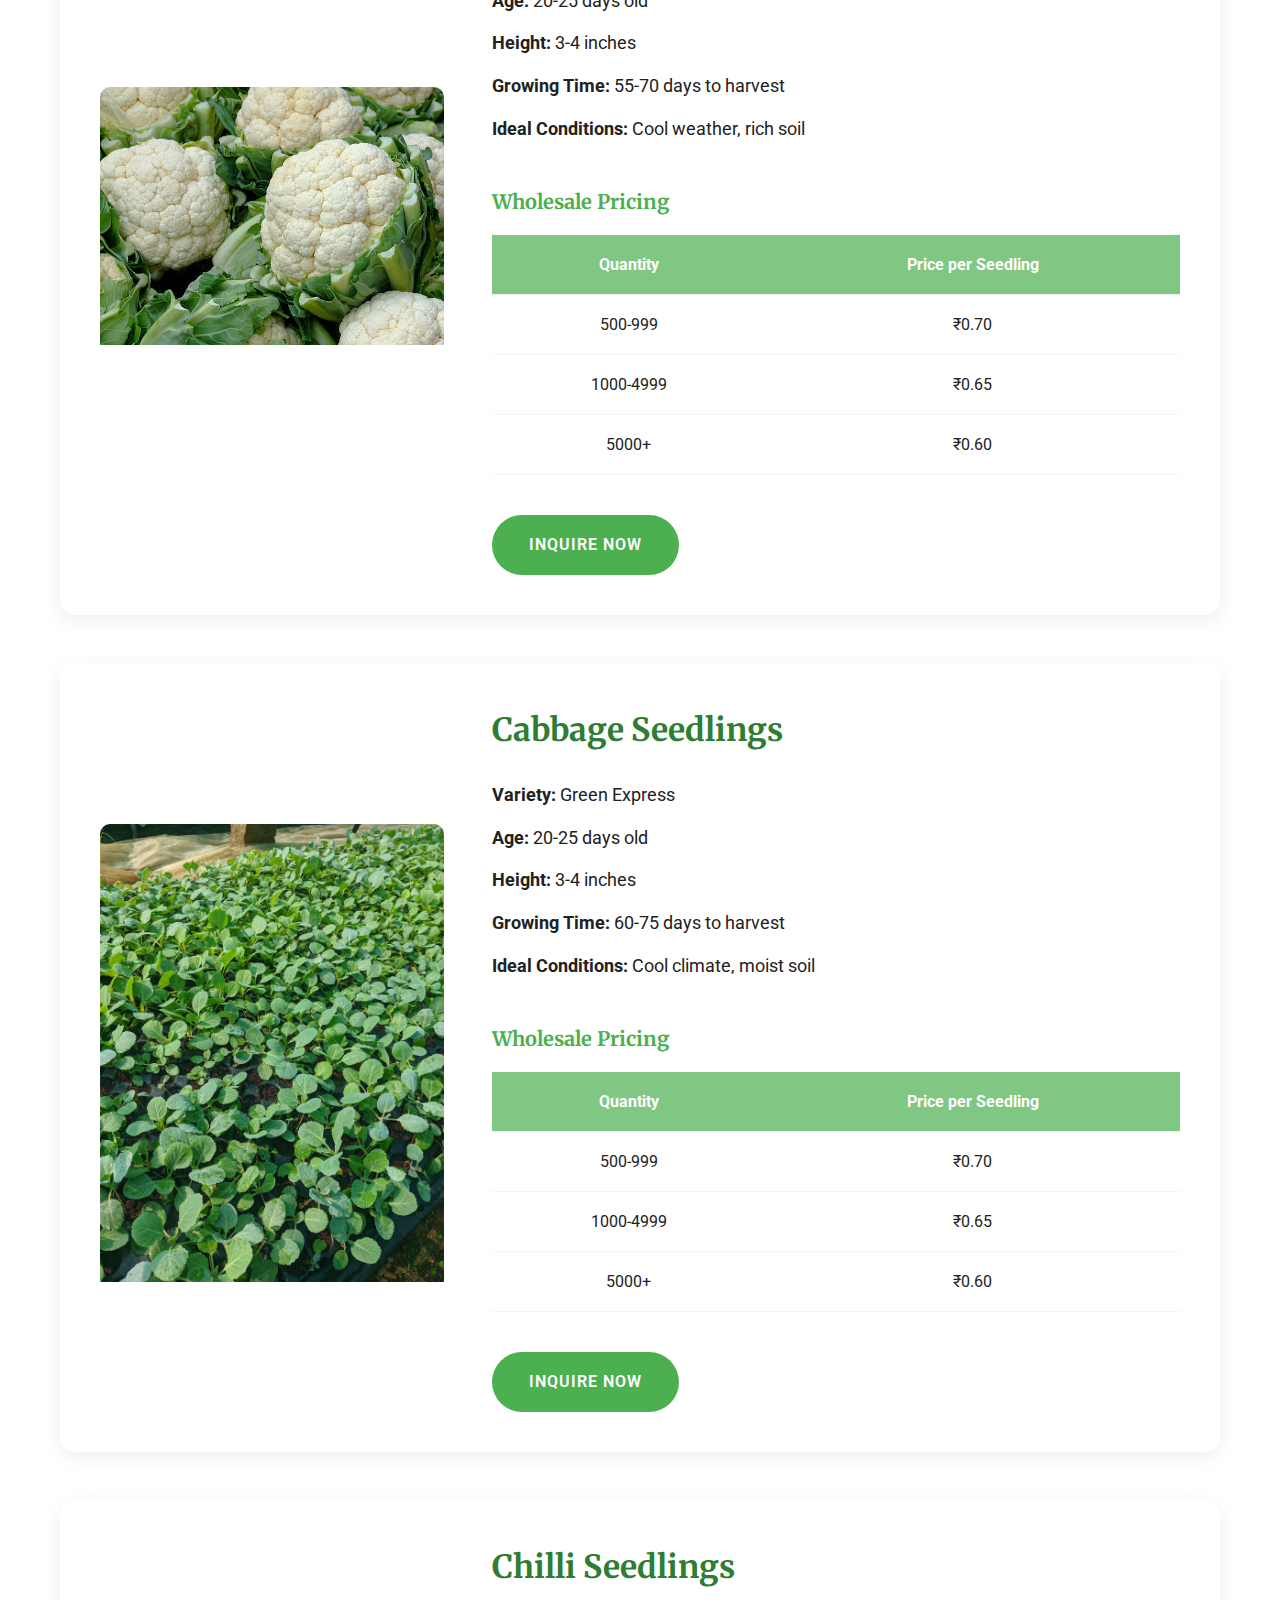
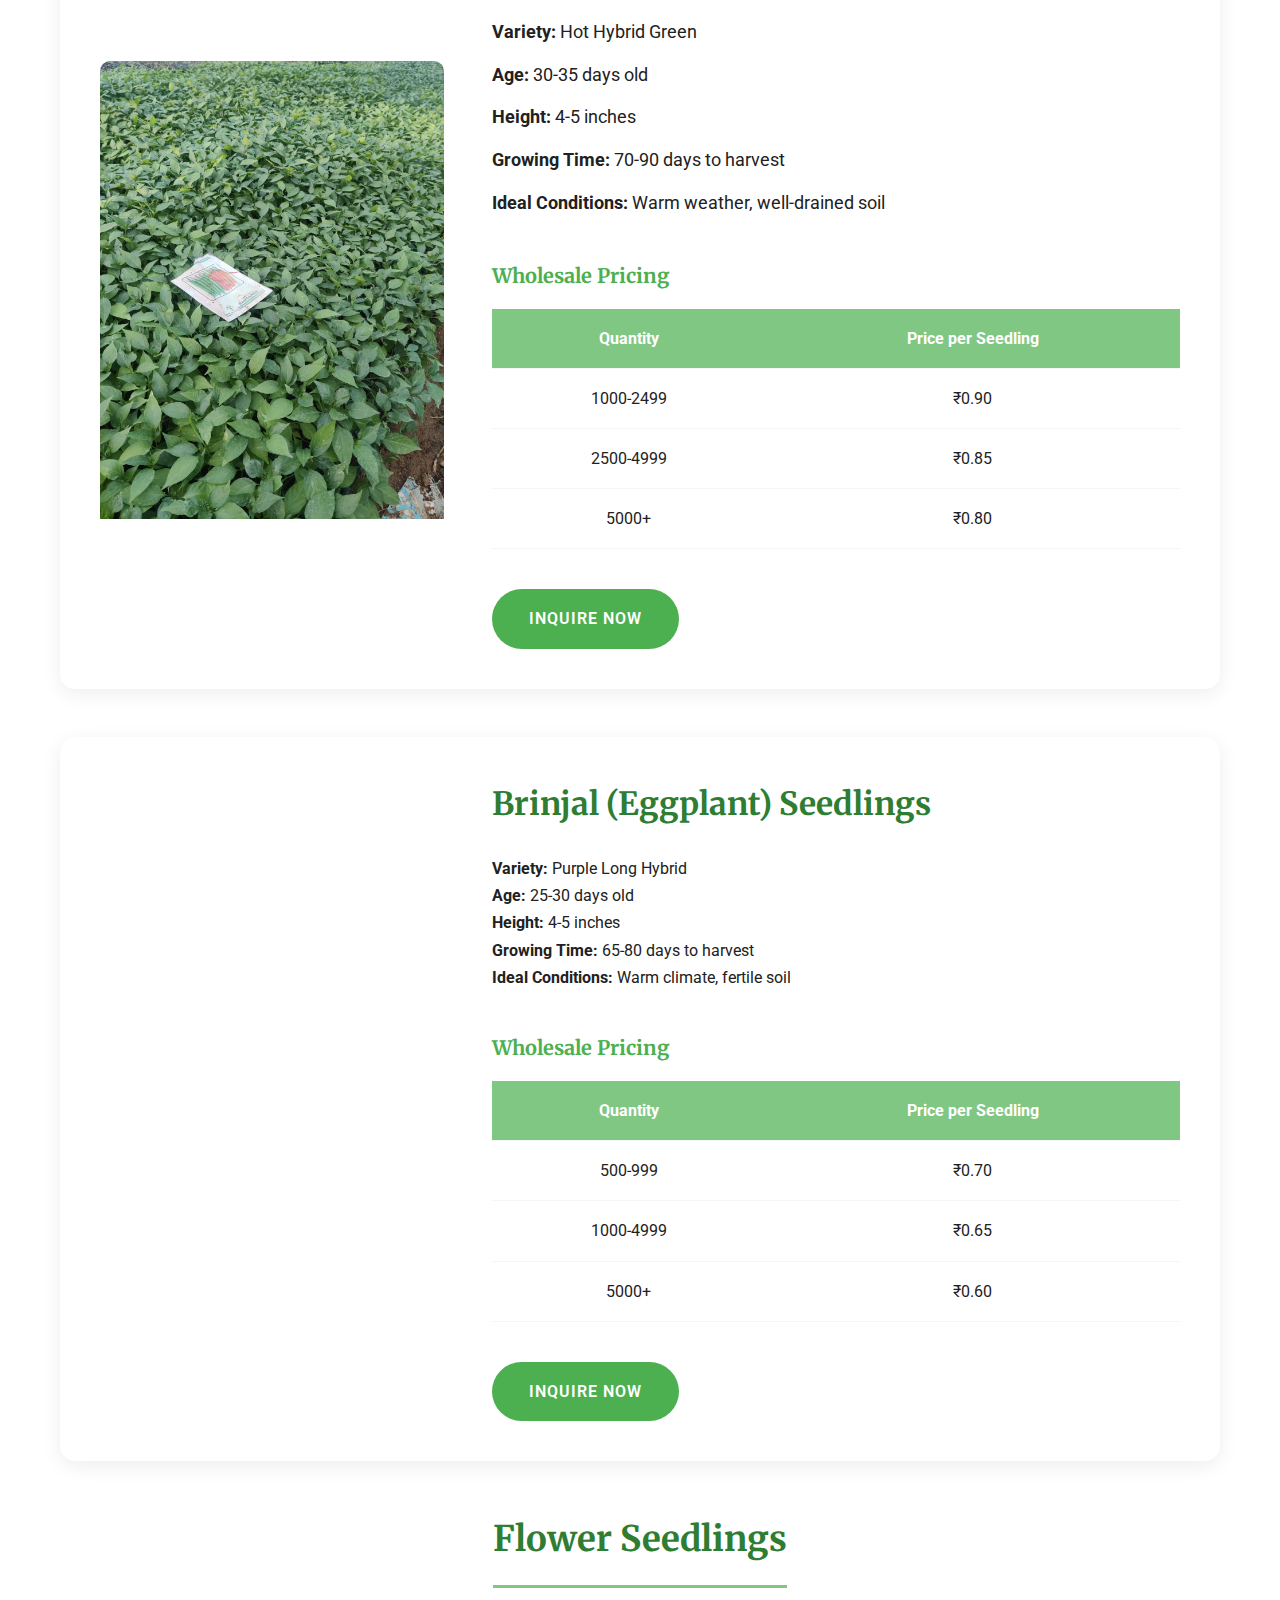
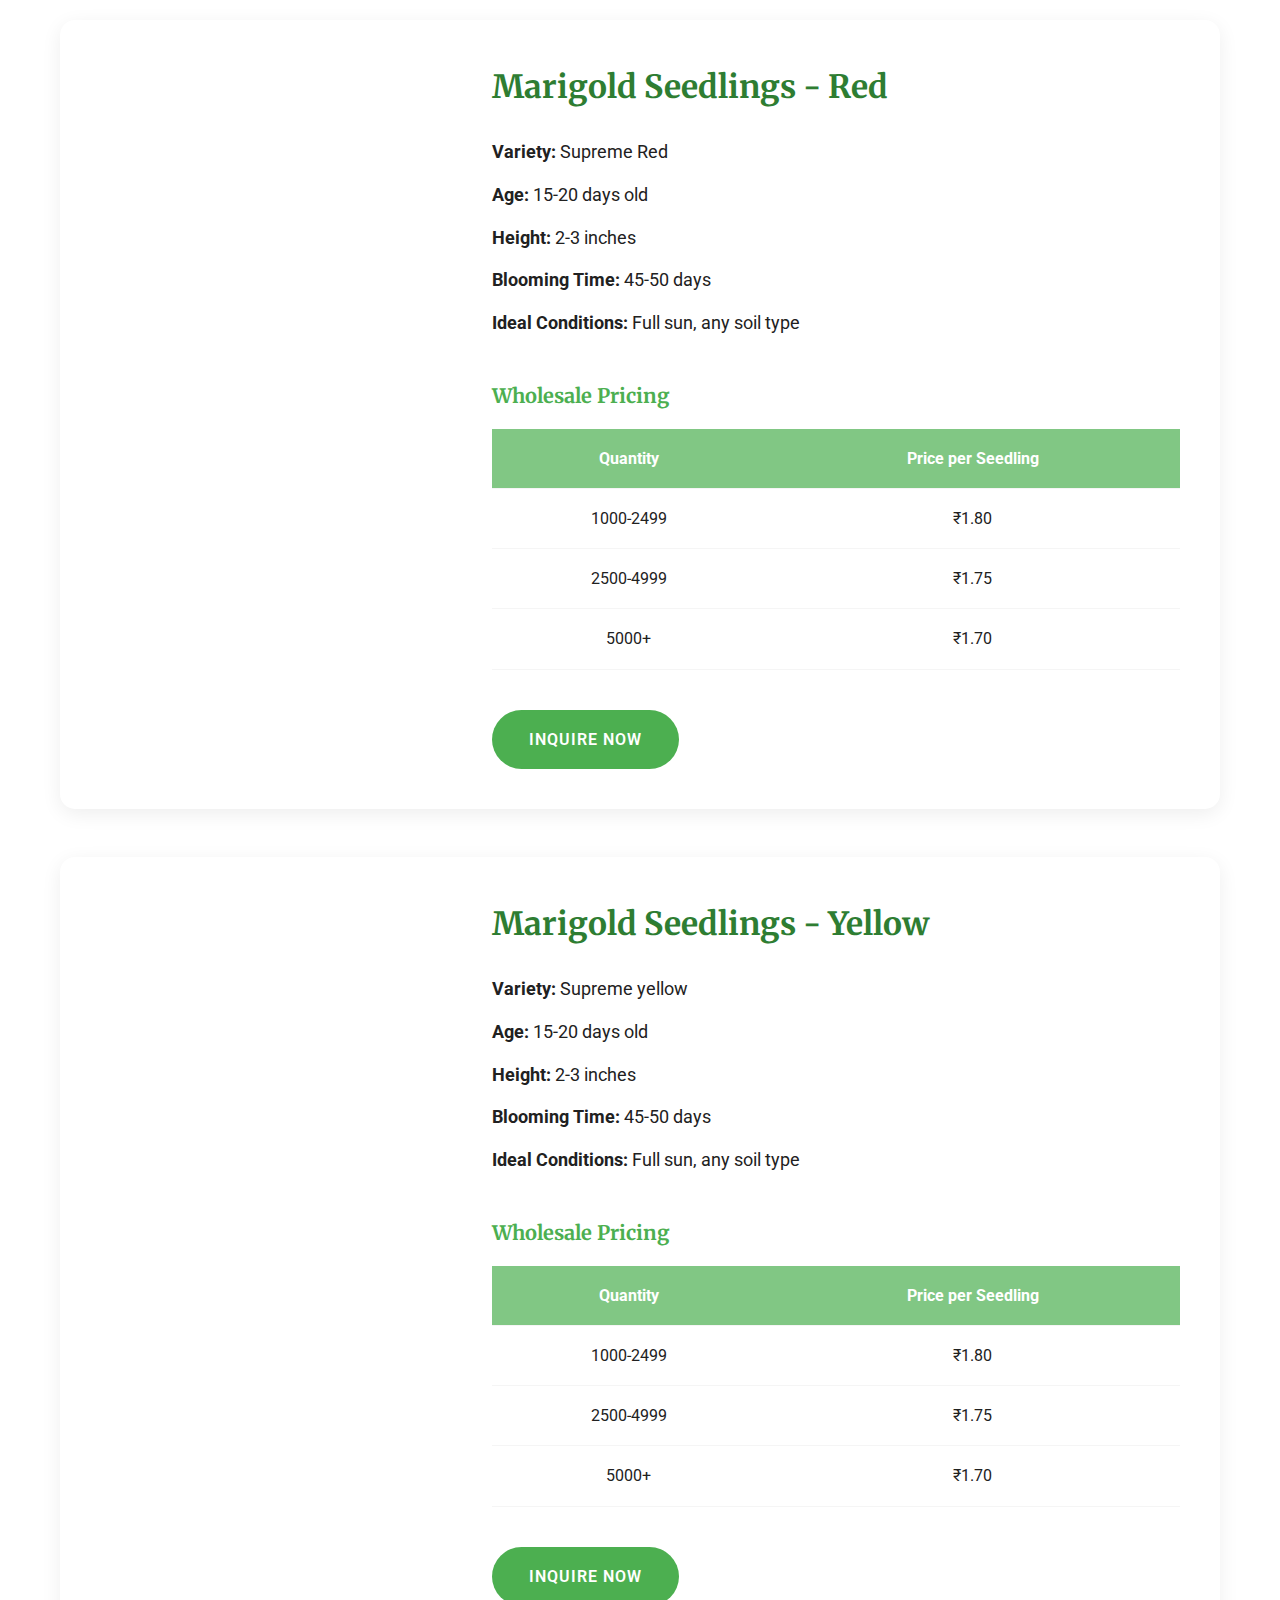
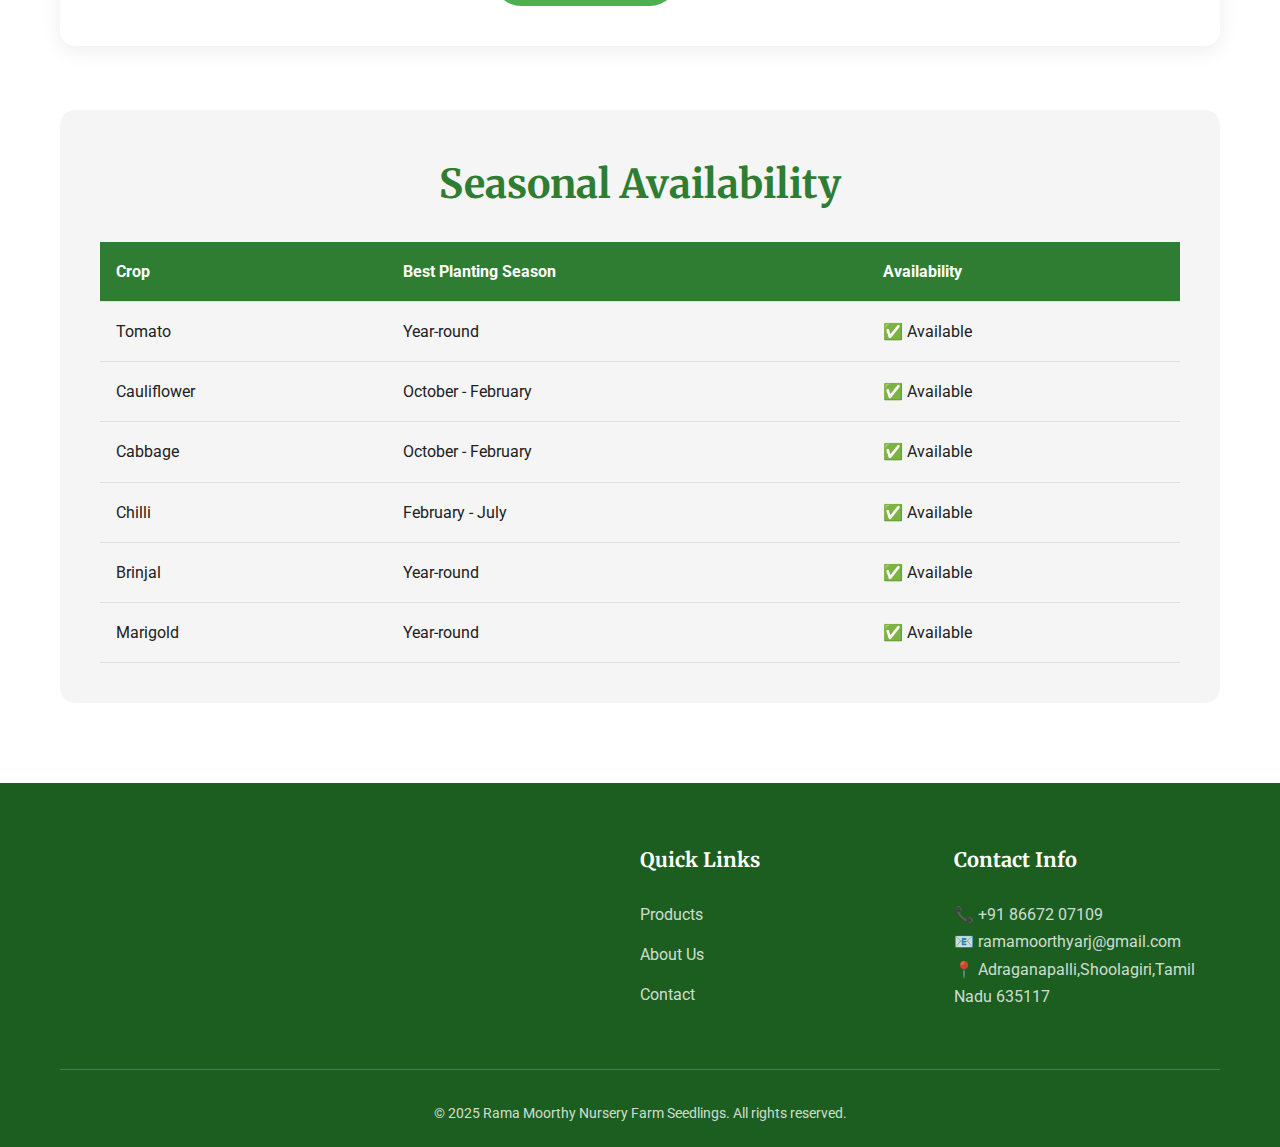
<file: products.html>
<!DOCTYPE html>
<html lang="en">
<head>
    <meta charset="UTF-8">
    <meta name="viewport" content="width=device-width, initial-scale=1.0">
    <title>Products - Rama Moorthy Nursery Farm Seedlings</title>
    <link rel="stylesheet" href="css/styles.css">
</head>
<body>
    <!-- Navigation (same as homepage) -->
    <nav class="navbar">
        <div class="container">
            <div class="logo">
                <img src="images/logo.jpg" alt="Rama Moorthy Nursery Farm Logo" class="logo-img">
                <h2>Rama Moorthy Nursery Farm Seedlings</h2>
            </div>
            <ul class="nav-menu">
                <li><a href="index.html">Home</a></li>
                <li><a href="products.html" class="active">Products</a></li>
                <li><a href="about.html">About Us</a></li>
                <li><a href="contact.html">Contact</a></li>
            </ul>
            <div class="hamburger">
                <span></span>
                <span></span>
                <span></span>
            </div>
        </div>
    </nav>

    <!-- Page Header -->
    <section class="page-header">
        <div class="container">
            <h1>Our Products</h1>
            <p>Premium quality seedlings at wholesale prices</p>
        </div>
    </section>

    <!-- Products Section -->
    <section class="products-section">
        <div class="container">
            <!-- Vegetables Section -->
            <div class="text-center">
                <h2 class="category-title">Vegetable Seedlings</h2>
            </div>
            <div class="products-grid">
                <!-- Tomato -->
                <div class="product-detail-card" id="tomato">
                    <div class="product-image-large">
                        <img src="images/tomato-seedling.jpg" alt="Tomato Seedlings" loading="lazy">
                    </div>
                    <div class="product-info">
                        <h3>Tomato Seedlings</h3>
                        <div class="product-details">
                            <p><strong>Variety:</strong> Hybrid High-Yield</p>
                            <p><strong>Age:</strong> 25-30 days old</p>
                            <p><strong>Height:</strong> 4-6 inches</p>
                            <p><strong>Growing Time:</strong> 60-80 days to harvest</p>
                            <p><strong>Ideal Conditions:</strong> Full sun, well-drained soil</p>
                        </div>
                        <div class="pricing-table">
                            <h4>Wholesale Pricing</h4>
                            <table>
                                <tr>
                                    <th>Quantity</th>
                                    <th>Price per Seedling</th>
                                </tr>
                                <tr>
                                    <td>500-999</td>
                                    <td>₹0.80</td>
                                </tr>
                                <tr>
                                    <td>1000-4999</td>
                                    <td>₹0.75</td>
                                </tr>
                                <tr>
                                    <td>5000+</td>
                                    <td>₹0.70</td>
                                </tr>
                            </table>
                        </div>
                        <a href="contact.html" class="btn btn-primary">Inquire Now</a>
                    </div>
                </div>

                <!-- Cauliflower -->
                <div class="product-detail-card" id="cauliflower">
                    <div class="product-image-large">
                        <img src="images/cauliflower-seedling.jpg" alt="Cauliflower Seedlings" loading="lazy">
                    </div>
                    <div class="product-info">
                        <h3>Cauliflower Seedlings</h3>
                        <div class="product-details">
                            <p><strong>Variety:</strong> Snow White Hybrid</p>
                            <p><strong>Age:</strong> 20-25 days old</p>
                            <p><strong>Height:</strong> 3-4 inches</p>
                            <p><strong>Growing Time:</strong> 55-70 days to harvest</p>
                            <p><strong>Ideal Conditions:</strong> Cool weather, rich soil</p>
                        </div>
                        <div class="pricing-table">
                            <h4>Wholesale Pricing</h4>
                            <table>
                                <tr>
                                    <th>Quantity</th>
                                    <th>Price per Seedling</th>
                                </tr>
                                <tr>
                                    <td>500-999</td>
                                    <td>₹0.70</td>
                                </tr>
                                <tr>
                                    <td>1000-4999</td>
                                    <td>₹0.65</td>
                                </tr>
                                <tr>
                                    <td>5000+</td>
                                    <td>₹0.60</td>
                                </tr>
                            </table>
                        </div>
                        <a href="contact.html" class="btn btn-primary">Inquire Now</a>
                    </div>
                </div>

                <!-- Cabbage -->
                <div class="product-detail-card" id="cabbage">
                    <div class="product-image-large">
                        <img src="images/cabbage-seedling.jpg" alt="Cabbage Seedlings" loading="lazy">
                    </div>
                    <div class="product-info">
                        <h3>Cabbage Seedlings</h3>
                        <div class="product-details">
                            <p><strong>Variety:</strong> Green Express</p>
                            <p><strong>Age:</strong> 20-25 days old</p>
                            <p><strong>Height:</strong> 3-4 inches</p>
                            <p><strong>Growing Time:</strong> 60-75 days to harvest</p>
                            <p><strong>Ideal Conditions:</strong> Cool climate, moist soil</p>
                        </div>
                        <div class="pricing-table">
                            <h4>Wholesale Pricing</h4>
                            <table>
                                <tr>
                                    <th>Quantity</th>
                                    <th>Price per Seedling</th>
                                </tr>
                                <tr>
                                    <td>500-999</td>
                                    <td>₹0.70</td>
                                </tr>
                                <tr>
                                    <td>1000-4999</td>
                                    <td>₹0.65</td>
                                </tr>
                                <tr>
                                    <td>5000+</td>
                                    <td>₹0.60</td>
                                </tr>
                            </table>
                        </div>
                        <a href="contact.html" class="btn btn-primary">Inquire Now</a>
                    </div>
                </div>

                <!-- Chilli -->
                <div class="product-detail-card" id="chilli">
                    <div class="product-image-large">
                        <img src="images/chilli-seedling.jpg" alt="Chilli Seedlings" loading="lazy">
                    </div>
                    <div class="product-info">
                        <h3>Chilli Seedlings</h3>
                        <div class="product-details">
                            <p><strong>Variety:</strong> Hot Hybrid Green</p>
                            <p><strong>Age:</strong> 30-35 days old</p>
                            <p><strong>Height:</strong> 4-5 inches</p>
                            <p><strong>Growing Time:</strong> 70-90 days to harvest</p>
                            <p><strong>Ideal Conditions:</strong> Warm weather, well-drained soil</p>
                        </div>
                        <div class="pricing-table">
                            <h4>Wholesale Pricing</h4>
                            <table>
                                                <tr>
                                    <th>Quantity</th>
                                    <th>Price per Seedling</th>
                                </tr>
                                <tr>
                                    <td>1000-2499</td>
                                    <td>₹0.90</td>
                                </tr>
                                <tr>
                                    <td>2500-4999</td>
                                    <td>₹0.85</td>
                                </tr>
                                <tr>
                                    <td>5000+</td>
                                    <td>₹0.80</td>
                                </tr>
                            </table>
                        </div>
                        <a href="contact.html" class="btn btn-primary">Inquire Now</a>
                    </div>
                </div>

                <!-- Brinjal -->
                <div class="product-detail-card" id="brinjal">
                    <div class="product-image-large">
                        <img src="images/brinjal-seedling.jpg" alt="Brinjal Seedlings" loading="lazy">
                    </div>
                    <div class="product-info">
                        <h3>Brinjal (Eggplant) Seedlings</h3>
                        <div class_="product-details">
                            <p><strong>Variety:</strong> Purple Long Hybrid</p>
                            <p><strong>Age:</strong> 25-30 days old</p>
                            <p><strong>Height:</strong> 4-5 inches</p>
                            <p><strong>Growing Time:</strong> 65-80 days to harvest</p>
                            <p><strong>Ideal Conditions:</strong> Warm climate, fertile soil</p>
                        </div>
                        <div class="pricing-table">
                            <h4>Wholesale Pricing</h4>
                            <table>
                                <tr>
                                    <th>Quantity</th>
                                    <th>Price per Seedling</th>
                                </tr>
                                <tr>
                                    <td>500-999</td>
                                    <td>₹0.70</td>
                                </tr>
                                <tr>
                                    <td>1000-4999</td>
                                    <td>₹0.65</td>
                                </tr>
                                <tr>
                                    <td>5000+</td>
                                    <td>₹0.60</td>
                                </tr>
                            </table>
                        </div>
                        <a href="contact.html" class="btn btn-primary">Inquire Now</a>
                    </div>
                </div>
            </div>

            <!-- Flowers Section -->
            <div class="text-center">
                <h2 class="category-title">Flower Seedlings</h2>
            </div>
            <div class="products-grid">
                <!-- Marigold Red -->
                <div class="product-detail-card" id="marigold">
                    <div class="product-image-large">
                        <img src="images/marigold-red-seedling.jpg" alt="Red Marigold Seedlings" loading="lazy">
                    </div>
                    <div class="product-info">
                        <h3>Marigold Seedlings - Red</h3>
                        <div class="product-details">
                            <p><strong>Variety:</strong> Supreme Red</p>
                            <p><strong>Age:</strong> 15-20 days old</p>
                            <p><strong>Height:</strong> 2-3 inches</p>
                            <p><strong>Blooming Time:</strong> 45-50 days</p>
                            <p><strong>Ideal Conditions:</strong> Full sun, any soil type</p>
                        </div>
                        <div class="pricing-table">
                            <h4>Wholesale Pricing</h4>
                            <table>
                                <tr>
                                    <th>Quantity</th>
                                    <th>Price per Seedling</th>
                                </tr>
                                <tr>
                                    <td>1000-2499</td>
                                    <td>₹1.80</td>
                                </tr>
                                <tr>
                                    <td>2500-4999</td>
                                    <td>₹1.75</td>
                                </tr>
                                <tr>
                                    <td>5000+</td>
                                    <td>₹1.70</td>
                                </tr>
                            </table>
                        </div>
                        <a href="contact.html" class="btn btn-primary">Inquire Now</a>
                    </div>
                </div>

                <!-- Marigold Yellow -->
                <div class="product-detail-card">
                    <div class="product-image-large">
                        <img src="images/marigold-yellow-seedling.jpg" alt="Yellow Marigold Seedlings" loading="lazy">
                    </div>
                    <div class="product-info">
                        <h3>Marigold Seedlings - Yellow</h3>
                        <div class="product-details">
                            <p><strong>Variety:</strong> Supreme yellow</p>
                            <p><strong>Age:</strong> 15-20 days old</p>
                            <p><strong>Height:</strong> 2-3 inches</p>
                            <p><strong>Blooming Time:</strong> 45-50 days</p>
                            <p><strong>Ideal Conditions:</strong> Full sun, any soil type</p>
                        </div>
                        <div class="pricing-table">
                            <h4>Wholesale Pricing</h4>
                            <table>
                                <tr>
                                    <th>Quantity</th>
                                    <th>Price per Seedling</th>
                                </tr>
                                <tr>
                                    <td>1000-2499</td>
                                    <td>₹1.80</td>
                                </tr>
                                <tr>
                                    <td>2500-4999</td>
                                    <td>₹1.75</td>
                                </tr>
                                <tr>
                                    <td>5000+</td>
                                    <td>₹1.70</td>
                                </tr>
                            </table>
                        </div>
                        <a href="contact.html" class="btn btn-primary">Inquire Now</a>
                    </div>
                </div>
            </div>

            <!-- Seasonal Availability -->
            <div class="seasonal-info">
                <h2 class="section-title">Seasonal Availability</h2>
                <div class="season-table">
                    <table>
                        <tr>
                            <th>Crop</th>
                            <th>Best Planting Season</th>
                            <th>Availability</th>
                        </tr>
                        <tr>
                            <td>Tomato</td>
                            <td>Year-round</td>
                            <td>✅ Available</td>
                        </tr>
                        <tr>
                            <td>Cauliflower</td>
                            <td>October - February</td>
                            <td>✅ Available</td>
                        </tr>
                        <tr>
                            <td>Cabbage</td>
                            <td>October - February</td>
                            <td>✅ Available</td>
                        </tr>
                        <tr>
                            <td>Chilli</td>
                            <td>February - July</td>
                            <td>✅ Available</td>
                        </tr>
                        <tr>
                            <td>Brinjal</td>
                            <td>Year-round</td>
                            <td>✅ Available</td>
                        </tr>
                        <tr>
                            <td>Marigold</td>
                            <td>Year-round</td>
                            <td>✅ Available</td>
                        </tr>
                    </table>
                </div>
            </div>
        </div>
    </section>

    <!-- Footer (same as homepage) -->
    <footer class="footer">
        <div class="container">
            <div class="footer-content">
                <div class="footer-section">
                    <!-- <h3>Rama Moorthy Nursery Farm Seedlings</h3>
                    <p>Your trusted partner for premium greenhouse seedlings</p> -->
                </div>
                <div class="footer-section">
                    <h4>Quick Links</h4>
                    <ul>
                        <li><a href="products.html">Products</a></li>
                        <li><a href="about.html">About Us</a></li>
                        <li><a href="contact.html">Contact</a></li>
                    </ul>
                </div>
                <div class="footer-section">
                    <h4>Contact Info</h4>
                    <p>📞 <a href="tel:+918667207109">+91 86672 07109</a></p>
                    <p>📧 ramamoorthyarj@gmail.com</p>
                    <p>📍 Adraganapalli,Shoolagiri,Tamil Nadu 635117</p>
                </div>
            </div>
            <div class="footer-bottom">
                <p>&copy; 2025 Rama Moorthy Nursery Farm Seedlings. All rights reserved.</p>
            </div>
        </div>
    </footer>

    <script src="js/script.js"></script>
</body>
</html>
</file>
<file: css/styles.css>
@import url('https://fonts.googleapis.com/css2?family=Merriweather:wght@400;700&family=Roboto:wght@400;500;700&display=swap');

/* Reset and Base Styles */
* {
    margin: 0;
    padding: 0;
    box-sizing: border-box;
}

:root {
    --primary-green: #2E7D32;
    --secondary-green: #4CAF50;
    --light-green: #81C784;
    --dark-green: #1B5E20;
    --earth-brown: #4CAF50;
    --light-brown: #4CAF50;
    --text-dark: #212121;
    --text-light: #757575;
    --bg-light: #F5F5F5;
    --white: #FFFFFF;
    --font-primary: 'Roboto', sans-serif;
    --font-secondary: 'Merriweather', serif;
}

html {
    scroll-behavior: smooth;
}

body {
    font-family: var(--font-primary);
    line-height: 1.7;
    color: var(--text-dark);
    background-color: var(--white);
}

.container {
    max-width: 1200px;
    margin: 0 auto;
    padding: 0 20px;
}

h1, h2, h3, h4 {
    font-family: var(--font-secondary);
    color: var(--primary-green);
}

h1 { font-size: 3rem; }
h2 { font-size: 2.5rem; }
h3 { font-size: 1.75rem; }
h4 { font-size: 1.25rem; }


/* Navigation */
.navbar {
    background-color: rgba(255, 255, 255, 0.95);
    box-shadow: 0 2px 10px rgba(0,0,0,0.1);
    position: sticky;
    top: 0;
    z-index: 1000;
    backdrop-filter: blur(10px);
}

.navbar .container {
    display: flex;
    justify-content: space-between;
    align-items: center;
    padding: 1rem 20px;
}

.logo {
    display: flex;
    align-items: center;
}

.logo-img {
    height: 40px;
    margin-right: 10px;
}

.logo h2 {
    color: var(--primary-green);
    font-size: 1.5rem;
    font-weight: 700;
}

.tagline {
    font-size: 0.9rem;
    color: var(--text-light);
}

.nav-menu {
    display: flex;
    list-style: none;
    gap: 2.5rem;
}

.nav-menu a {
    text-decoration: none;
    color: var(--text-dark);
    font-weight: 500;
    transition: color 0.3s ease;
    position: relative;
    padding-bottom: 5px;
}

.nav-menu a::after {
    content: '';
    position: absolute;
    bottom: 0;
    left: 0;
    width: 0;
    height: 2px;
    background-color: var(--primary-green);
    transition: width 0.3s ease;
}

.nav-menu a:hover::after,
.nav-menu a.active::after {
    width: 100%;
}

.nav-menu a:hover,
.nav-menu a.active {
    color: var(--primary-green);
}

.hamburger {
    display: none;
    flex-direction: column;
    cursor: pointer;
    gap: 5px;
}

.hamburger span {
    width: 25px;
    height: 3px;
    background-color: var(--text-dark);
    transition: all 0.3s ease;
    border-radius: 2px;
}

.hamburger.active span:nth-child(1) {
    transform: rotate(45deg) translate(5px, 5px);
}

.hamburger.active span:nth-child(2) {
    opacity: 0;
}

.hamburger.active span:nth-child(3) {
    transform: rotate(-45deg) translate(7px, -7px);
}


/* Hero Section */
.hero {
    background: linear-gradient(to right, #2c5e3f, #4CAF50);
    color: #fff;
    height: 60vh;
    display: flex;
    justify-content: center;
    align-items: center;
    text-align: center;
}

.hero-content h1 {
    font-size: 3.5rem;
    margin-bottom: 1rem;
    color: #fff;
    font-weight: 700;
}

.hero-content p {
    font-size: 1.3rem;
    margin-bottom: 2.5rem;
    max-width: 700px;
    margin-left: auto;
    margin-right: auto;
    color: #fff;
}

.hero-buttons {
    display: flex;
    gap: 1.5rem;
    justify-content: center;
}

/* Buttons */
.btn {
    display: inline-block;
    padding: 14px 35px;
    text-decoration: none;
    border-radius: 50px;
    transition: all 0.3s ease;
    font-weight: 600;
    text-transform: uppercase;
    letter-spacing: 1px;
    border: 2px solid transparent;
}

.btn-primary {
    background-color: var(--secondary-green);
    color: var(--white);
}

.btn-primary:hover {
    background-color: var(--primary-green);
    transform: translateY(-3px);
    box-shadow: 0 4px 10px rgba(0,0,0,0.2);
}

.btn-secondary {
    background-color: transparent;
    color: #fff;
    border-color: #fff;
}

.btn-secondary:hover {
    background-color: #fff;
    color: var(--primary-green);
    border-color: #fff;
    transform: translateY(-3px);
}

.btn-white {
    background-color: var(--white);
    color: var(--primary-green);
}

.btn-white:hover {
    background-color: var(--bg-light);
    transform: translateY(-3px);
    box-shadow: 0 4px 10px rgba(0,0,0,0.2);
}

.btn-small {
    padding: 10px 25px;
    font-size: 0.9rem;
}

/* Features Section */
.features {
    padding: 80px 0;
    background-color: var(--bg-light);
}

.section-title {
    text-align: center;
    font-size: 2.5rem;
    color: var(--primary-green);
    margin-bottom: 1rem;
}

.section-subtitle {
    text-align: center;
    font-size: 1.1rem;
    color: var(--text-light);
    margin-bottom: 4rem;
    max-width: 600px;
    margin-left: auto;
    margin-right: auto;
}

.feature-grid {
    display: grid;
    grid-template-columns: repeat(auto-fit, minmax(250px, 1fr));
    gap: 2rem;
}

.feature-card {
    background-color: var(--white);
    padding: 2.5rem 2rem;
    border-radius: 10px;
    text-align: center;
    box-shadow: 0 4px 15px rgba(0,0,0,0.05);
    transition: transform 0.3s ease, box-shadow 0.3s ease;
    border-top: 4px solid var(--secondary-green);
}

.feature-card:hover {
    transform: translateY(-10px);
    box-shadow: 0 10px 25px rgba(0,0,0,0.1);
}

.feature-icon {
    font-size: 3.5rem;
    margin-bottom: 1.5rem;
    color: var(--primary-green);
}

.feature-card h3 {
    color: var(--primary-green);
    margin-bottom: 1rem;
}

/* Products Section */
.featured-products {
    padding: 80px 0;
}

.product-grid {
    display: grid;
    grid-template-columns: repeat(auto-fit, minmax(120px, 1fr)); /* Adjusted min-width for smaller screens */
    gap: 1rem;
    margin-bottom: 3rem;
}

.product-card {
    background-color: var(--white);
    border-radius: 15px;
    overflow: hidden;
    box-shadow: 0 5px 20px rgba(0,0,0,0.08);
    transition: transform 0.3s ease, box-shadow 0.3s ease;
    display: flex;
    flex-direction: column;
}

@media (max-width: 480px) {
    .product-grid {
        grid-template-columns: repeat(auto-fit, minmax(100px, 1fr)); /* Further adjustment for very small screens */
    }

    .product-image {
        height: auto; /* Let image dictate height */
    }
}

.product-image {
    height: auto; /* Let image dictate height */
    overflow: hidden;
}

.product-image img {
    width: 100%;
    height: 100%;
    object-fit: cover;
    transition: transform 0.4s ease;
}

.product-card:hover .product-image img {
    transform: scale(1.05);
}

/* Home Page Product Card Slider Styles */
.product-card .product-image-slider {
    position: relative;
    height: 280px; /* Increased from 200px */
    overflow: hidden;
    border-radius: 15px 15px 0 0;
    background-color: var(--bg-light);
}

.product-card .slider-container {
    position: relative;
    width: 100%;
    height: 100%;
}

.product-card .slide {
    position: absolute;
    top: 0;
    left: 0;
    width: 100%;
    height: 100%;
    opacity: 0;
    transition: opacity 0.5s ease-in-out;
}

.product-card .slide.active {
    opacity: 1;
}

.product-card .slide img {
    width: 100%;
    height: 100%;
    object-fit: cover;
    transition: transform 0.4s ease;
}

.product-card:hover .slide img {
    transform: scale(1.05);
}

.product-card .slider-btn {
    position: absolute;
    top: 50%;
    transform: translateY(-50%);
    background-color: rgba(255, 255, 255, 0.9);
    border: none;
    width: 30px;
    height: 30px;
    border-radius: 50%;
    font-size: 14px;
    font-weight: bold;
    color: var(--primary-green);
    cursor: pointer;
    transition: all 0.3s ease;
    z-index: 10;
    display: flex;
    align-items: center;
    justify-content: center;
    box-shadow: 0 2px 8px rgba(0, 0, 0, 0.2);
    opacity: 0;
}

.product-card:hover .slider-btn {
    opacity: 1;
}

.product-card .slider-btn:hover {
    background-color: var(--primary-green);
    color: white;
    transform: translateY(-50%) scale(1.1);
}

.product-card .prev-btn {
    left: 10px;
}

.product-card .next-btn {
    right: 10px;
}

.product-card .slider-dots {
    position: absolute;
    bottom: 10px;
    left: 50%;
    transform: translateX(-50%);
    display: flex;
    gap: 6px;
    z-index: 10;
}

.product-card .dot {
    width: 8px;
    height: 8px;
    border-radius: 50%;
    background-color: rgba(255, 255, 255, 0.6);
    cursor: pointer;
    transition: all 0.3s ease;
    border: 1px solid rgba(255, 255, 255, 0.8);
}

.product-card .dot.active {
    background-color: var(--primary-green);
    border-color: white;
    transform: scale(1.2);
}

.product-card .dot:hover {
    background-color: var(--secondary-green);
    transform: scale(1.1);
}

/* Mobile responsive adjustments for home page sliders */
@media (max-width: 768px) {
    .product-card .product-image-slider {
        height: 220px; /* Increased from 150px */
    }
    
    .product-card .slider-btn {
        width: 25px;
        height: 25px;
        font-size: 12px;
    }
    
    .product-card .dot {
        width: 6px;
        height: 6px;
    }
}

@media (max-width: 480px) {
    .product-card .product-image-slider {
        height: 180px; /* Increased from 120px */
    }
    
    .product-card .slider-btn {
        width: 22px;
        height: 22px;
        font-size: 10px;
    }
    
    .product-card .slider-dots {
        bottom: 8px;
    }
}

.product-content {
    padding: 1.5rem;
    flex-grow: 1;
    display: flex;
    flex-direction: column;
}

.product-content h3 {
    color: var(--primary-green);
    margin-bottom: 0.5rem;
}

.price {
    font-size: 1.3rem;
    font-weight: bold;
    color: var(--earth-brown);
    margin-bottom: 0.5rem;
}

.min-order {
    color: var(--text-light);
    font-size: 0.9rem;
    margin-bottom: 1.5rem;
}

.product-content .btn-small {
    margin-top: auto;
    align-self: flex-start;
}

.text-center {
    text-align: center;
}

/* CTA Section */
.cta {
    background: linear-gradient(45deg, var(--primary-green), var(--secondary-green));
    color: var(--white);
    padding: 80px 0;
    text-align: center;
    border-radius: 20px;
    margin: 40px 20px;
}

.cta h2 {
    font-size: 2.8rem;
    margin-bottom: 1rem;
    color: var(--white);
}

.cta p {
    font-size: 1.3rem;
    margin-bottom: 2.5rem;
}

/* Footer */
.footer {
    background-color: var(--dark-green);
    color: rgba(255,255,255,0.8);
    padding: 60px 0 20px;
}

.footer-content {
    display: grid;
    grid-template-columns: 2fr 1fr 1fr;
    gap: 3rem;
    margin-bottom: 3rem;
}

.footer-section h3,
.footer-section h4 {
    color: var(--white);
    margin-bottom: 1.5rem;
    font-family: var(--font-secondary);
}

.footer-section ul {
    list-style: none;
}

.footer-section ul li {
    margin-bottom: 0.8rem;
}

.footer-section a {
    color: rgba(255,255,255,0.8);
    text-decoration: none;
    transition: color 0.3s ease;
}

.footer-section a:hover {
    color: var(--white);
}

.footer-bottom {
    text-align: center;
    padding-top: 2rem;
    border-top: 1px solid rgba(255,255,255,0.2);
    font-size: 0.9rem;
}

/* Page Header */
.page-header {
    background: linear-gradient(to right, #2c5e3f, #4CAF50);
    background-size: cover;
    background-position: center;
    color: var(--white);
    padding: 80px 0;
    text-align: center;
}

.page-header h1 {
    font-size: 3rem;
    margin-bottom: 0.5rem;
    color: var(--white);
}

/* Products Page Styles */
.products-section {
    padding: 80px 0;
}

.category-title {
    color: var(--primary-green);
    font-size: 2.2rem;
    margin: 3rem 0 2rem;
    padding-bottom: 1rem;
    border-bottom: 3px solid var(--light-green);
    display: inline-block;
}

.products-grid {
    display: grid;
    gap: 3rem;
}

.product-detail-card {
    display: grid;
    grid-template-columns: 1fr; /* Stack vertically by default (mobile-first) */
    gap: 1.5rem; /* Reduced gap for mobile */
    background-color: var(--white);
    padding: 1.5rem; /* Reduced padding for mobile */
    border-radius: 15px;
    box-shadow: 0 5px 20px rgba(0,0,0,0.07);
    align-items: center;
}

/* Product Image Slider Styles */
.product-image-slider {
    position: relative;
    height: 350px;
    overflow: hidden;
    border-radius: 10px;
    background-color: var(--bg-light);
}

.slider-container {
    position: relative;
    width: 100%;
    height: 100%;
}

.slide {
    position: absolute;
    top: 0;
    left: 0;
    width: 100%;
    height: 100%;
    opacity: 0;
    transition: opacity 0.5s ease-in-out;
}

.slide.active {
    opacity: 1;
}

.slide img {
    width: 100%;
    height: 100%;
    object-fit: cover;
    border-radius: 10px;
}

.slider-btn {
    position: absolute;
    top: 50%;
    transform: translateY(-50%);
    background-color: rgba(255, 255, 255, 0.9);
    border: none;
    width: 40px;
    height: 40px;
    border-radius: 50%;
    font-size: 18px;
    font-weight: bold;
    color: var(--primary-green);
    cursor: pointer;
    transition: all 0.3s ease;
    z-index: 10;
    display: flex;
    align-items: center;
    justify-content: center;
    box-shadow: 0 2px 10px rgba(0, 0, 0, 0.2);
}

.slider-btn:hover {
    background-color: var(--primary-green);
    color: white;
    transform: translateY(-50%) scale(1.1);
}

.prev-btn {
    left: 15px;
}

.next-btn {
    right: 15px;
}

.slider-dots {
    position: absolute;
    bottom: 15px;
    left: 50%;
    transform: translateX(-50%);
    display: flex;
    gap: 8px;
    z-index: 10;
}

.dot {
    width: 12px;
    height: 12px;
    border-radius: 50%;
    background-color: rgba(255, 255, 255, 0.6);
    cursor: pointer;
    transition: all 0.3s ease;
    border: 2px solid rgba(255, 255, 255, 0.8);
}

.dot.active {
    background-color: var(--primary-green);
    border-color: white;
    transform: scale(1.2);
}

.dot:hover {
    background-color: var(--secondary-green);
    transform: scale(1.1);
}

/* Mobile responsive adjustments for slider */
@media (max-width: 768px) {
    .product-image-slider {
        height: 250px;
    }
    
    .slider-btn {
        width: 35px;
        height: 35px;
        font-size: 16px;
    }
    
    .prev-btn {
        left: 10px;
    }
    
    .next-btn {
        right: 10px;
    }
    
    .dot {
        width: 10px;
        height: 10px;
    }
}

@media (max-width: 480px) {
    .product-image-slider {
        height: 200px;
    }
    
    .slider-btn {
        width: 30px;
        height: 30px;
        font-size: 14px;
    }
    
    .slider-dots {
        bottom: 10px;
    }
}

.product-image-large {
    height: auto; /* Let image dictate height */
    overflow: hidden;
    border-radius: 10px;
}

.product-image-large img {
    width: 100%;
    height: 100%;
    object-fit: cover;
}

@media (min-width: 768px) {
    .product-detail-card {
        grid-template-columns: 1fr 2fr; /* Side-by-side on larger screens */
        gap: 3rem;
        padding: 2.5rem;
    }

    .product-image-slider {
        height: 350px; /* Restore fixed height for larger screens */
    }
}

.product-info h3 {
    color: var(--primary-green);
    font-size: 2rem;
    margin-bottom: 1.5rem;
}

.product-details p {
    margin-bottom: 0.8rem;
    font-size: 1.1rem;
}

.pricing-table {
    margin: 2.5rem 0;
}

.pricing-table h4 {
    color: var(--earth-brown);
    margin-bottom: 1rem;
}

.pricing-table table {
    width: 100%;
    border-collapse: collapse;
    text-align: center;
}

.pricing-table th,
.pricing-table td {
    padding: 1rem;
    text-align: left;
    border-bottom: 1px solid var(--bg-light);
}

.pricing-table th {
    background-color: var(--light-green);
    color: var(--white);
    text-align: center;
}
.pricing-table td {
    text-align: center;
}

.seasonal-info {
    margin-top: 4rem;
    padding: 2.5rem;
    background-color: var(--bg-light);
    border-radius: 15px;
}

.season-table table {
    width: 100%;
    margin-top: 1.5rem;
    border-collapse: collapse;
}

.season-table th,
.season-table td {
    padding: 1rem;
    text-align: left;
    border-bottom: 1px solid #e0e0e0;
}

.season-table th {
    background-color: var(--primary-green);
    color: var(--white);
}

/* About Page Styles */
.about-content {
    padding: 80px 0;
}

.about-section {
    margin-bottom: 4rem;
}

.about-section h2 {
    color: var(--primary-green);
    font-size: 2.2rem;
    margin-bottom: 2rem;
    text-align: center;
}

.about-section p {
    margin-bottom: 1.5rem;
    line-height: 1.8;
    color: var(--text-light);
}

.about-section .section-subtitle {
    margin-bottom: 2rem;
}

.about-section > p {
    text-align: left;
    max-width: 800px;
    margin-left: auto;
    margin-right: auto;
}

.facility-grid {
    display: grid;
    grid-template-columns: repeat(auto-fit, minmax(280px, 1fr));
    gap: 2rem;
    margin-top: 3rem;
}

.facility-card {
    background-color: var(--bg-light);
    padding: 2.5rem;
    border-radius: 10px;
    border-left: 5px solid var(--secondary-green);
}

.facility-card h3 {
    color: var(--earth-brown);
    margin-bottom: 1rem;
}

.quality-list {
    list-style: none;
    padding: 0;
    max-width: 600px;
    margin: 2rem auto;
}

.quality-list li {
    margin-bottom: 1.2rem;
    position: relative;
    padding-left: 2.5rem;
    font-size: 1.1rem;
}

.quality-list li:before {
    content: "✓";
    position: absolute;
    left: 0;
    color: var(--primary-green);
    font-weight: bold;
    font-size: 1.5rem;
    top: -5px;
}

.benefits-grid {
    display: grid;
    grid-template-columns: repeat(auto-fit, minmax(300px, 1fr));
    gap: 2rem;
    margin-top: 3rem;
}

.benefit-item {
    background-color: var(--white);
    padding: 2rem;
    border-left: 4px solid var(--primary-green);
    box-shadow: 0 4px 15px rgba(0,0,0,0.07);
    transition: transform 0.3s ease, box-shadow 0.3s ease;
}

.benefit-item:hover {
    transform: translateY(-5px);
    box-shadow: 0 8px 20px rgba(0,0,0,0.1);
}

.benefit-item h4 {
    color: var(--primary-green);
    margin-bottom: 0.5rem;
}

.team-grid {
    display: grid;
    grid-template-columns: repeat(auto-fit, minmax(280px, 1fr));
    gap: 2rem;
    margin-top: 3rem;
}

.team-member {
    text-align: center;
    padding: 2.5rem;
    background-color: var(--bg-light);
    border-radius: 10px;
    transition: transform 0.3s ease;
}

.team-member:hover {
    transform: translateY(-5px);
}

.team-member h3 {
    color: var(--primary-green);
    margin-bottom: 0.5rem;
}

.designation {
    color: var(--earth-brown);
    font-weight: bold;
    margin-bottom: 1rem;
}

.certification-list {
    display: grid;
    gap: 2rem;
    margin-top: 3rem;
    grid-template-columns: 1fr;
}

.cert-item {
    background-color: var(--white);
    padding: 2rem;
    border-radius: 10px;
    box-shadow: 0 4px 15px rgba(0,0,0,0.07);
    display: flex;
    align-items: center;
    gap: 1.5rem;
}

.cert-item h4 {
    color: var(--primary-green);
    margin-bottom: 0.5rem;
    font-size: 1.5rem;
}

/* Contact Page Styles */
.contact-content {
    padding: 80px 0;
}

.contact-grid {
    display: grid;
    grid-template-columns: 1.5fr 1fr;
    gap: 4rem;
    background-color: var(--white);
    padding: 3rem;
    border-radius: 15px;
    box-shadow: 0 10px 40px rgba(0,0,0,0.1);
}

.contact-form-section h2, .contact-info-section h2 {
    color: var(--primary-green);
    margin-bottom: 2rem;
}

.contact-form {
    border-radius: 10px;
}

.form-group {
    margin-bottom: 1.5rem;
}

.form-group label {
    display: block;
    margin-bottom: 0.5rem;
    color: var(--text-dark);
    font-weight: 600;
}

.form-group input,
.form-group select,
.form-group textarea {
    width: 100%;
    padding: 1rem;
    border: 1px solid #ddd;
    border-radius: 8px;
    font-size: 1rem;
    transition: border-color 0.3s ease;
}

.form-group input:focus,
.form-group select:focus,
.form-group textarea:focus {
    outline: none;
    border-color: var(--primary-green);
    box-shadow: 0 0 5px rgba(46, 125, 50, 0.3);
}

.contact-info-section .contact-card {
    margin-bottom: 2rem;
    padding-left: 2.5rem;
    position: relative;
}

.contact-card h3 {
    margin-bottom: 0.8rem;
    color: var(--earth-brown);
}

.contact-card::before {
    content: '📍';
    position: absolute;
    left: 0;
    font-size: 1.5rem;
}

.contact-card:nth-of-type(2)::before { content: '📞'; }
.contact-card:nth-of-type(3)::before { content: '📧'; }
.contact-card:nth-of-type(4)::before { content: '💬'; }
.contact-card:nth-of-type(5)::before { content: '🕒'; }
.contact-card:nth-of-type(6)::before { content: '🚗'; }


.whatsapp-link {
    color: var(--secondary-green);
    font-weight: 600;
    text-decoration: none;
}

.map-section {
    margin-top: 4rem;
    text-align: center;
}

.map-section h2 {
    color: var(--primary-green);
    margin-bottom: 2rem;
}

.map-container {
    border-radius: 15px;
    overflow: hidden;
    box-shadow: 0 5px 20px rgba(0,0,0,0.1);
}

.faq-section {
    margin-top: 4rem;
}

.faq-section h2 {
    text-align: center;
    color: var(--primary-green);
    margin-bottom: 3rem;
}

.faq-grid {
    display: grid;
    grid-template-columns: repeat(auto-fit, minmax(400px, 1fr));
    gap: 2rem;
}

.faq-item {
    background-color: var(--bg-light);
    padding: 2rem;
    border-radius: 10px;
}

.faq-item h4 {
    color: var(--primary-green);
    margin-bottom: 1rem;
}

@media (max-width: 1024px) {
    .hero-content h1 {
        font-size: 2.5rem;
    }

    .hero-content p {
        font-size: 1.1rem;
    }

    .feature-grid {
        grid-template-columns: repeat(auto-fit, minmax(200px, 1fr));
    }
}

@media (max-width: 768px) {
    .nav-menu {
        display: none;
        flex-direction: column;
        background-color: #fff;
        position: absolute;
        top: 60px;
        left: 0;
        width: 100%;
        padding: 1rem 0;
        border-top: 1px solid #ddd;
    }

    .nav-menu.active {
        display: flex;
    }

    .nav-menu li {
        margin: 10px 20px;
    }

    .hamburger {
        display: block;
        cursor: pointer;
    }

    .hamburger span {
        display: block;
        width: 25px;
        height: 3px;
        margin: 5px auto;
        background-color: #333;
        transition: all 0.3s ease-in-out;
    }

    .hamburger.active span:nth-child(1) {
        transform: translateY(8px) rotate(45deg);
    }

    .hamburger.active span:nth-child(2) {
        opacity: 0;
    }

    .hamburger.active span:nth-child(3) {
        transform: translateY(-8px) rotate(-45deg);
    }

    .hero-content h1 {
        font-size: 2rem;
    }

    .hero-buttons {
        flex-direction: column;
        align-items: center;
    }

    .hero-buttons .btn {
        width: 100%;
        margin-bottom: 1rem;
    }

    .footer-content {
        flex-direction: column;
        text-align: center;
    }
}

@media (max-width: 480px) {
    .hero-content h1 {
        font-size: 1.8rem;
    }

    .hero-content p {
        font-size: 1rem;
    }

    .container {
        padding: 0 10px;
    }
}

@media (max-width: 768px) {
    .product-grid {
        grid-template-columns: 1fr; /* Display one product per row on mobile */
    }
}
</file>
